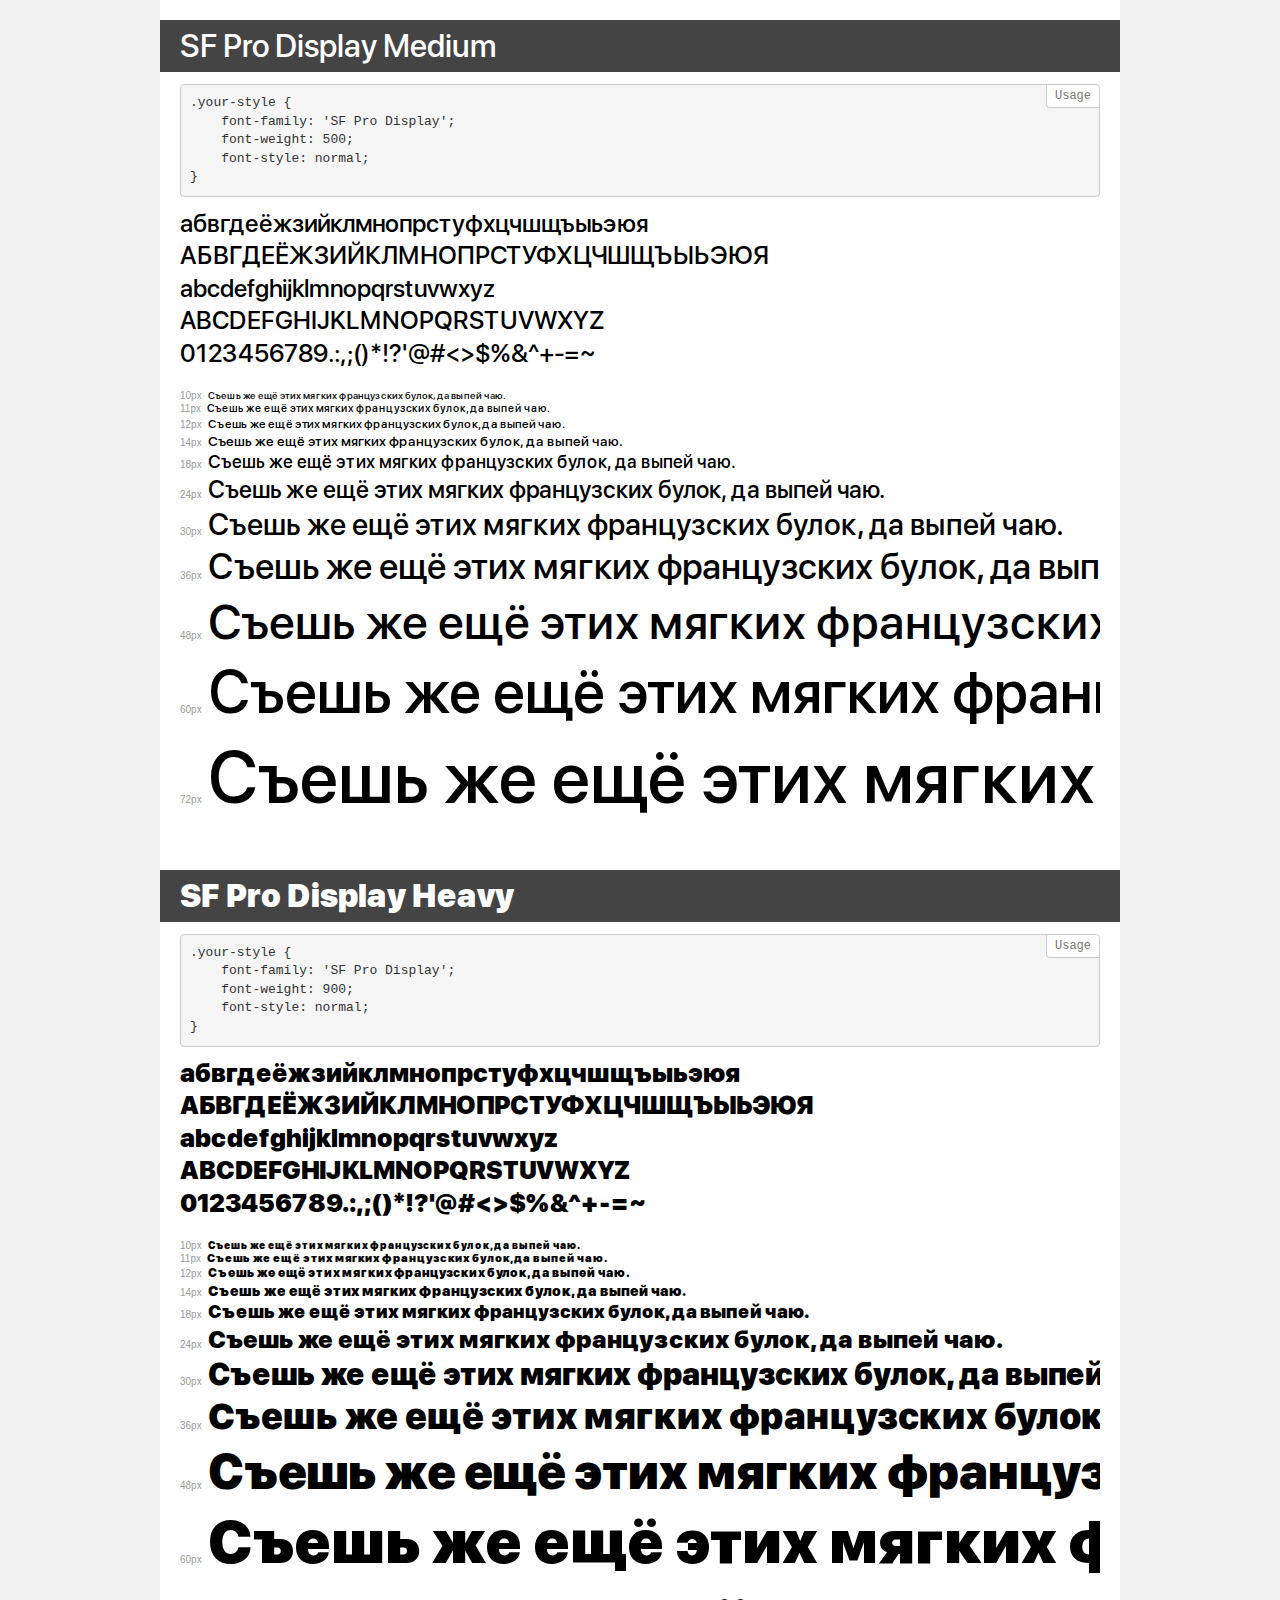
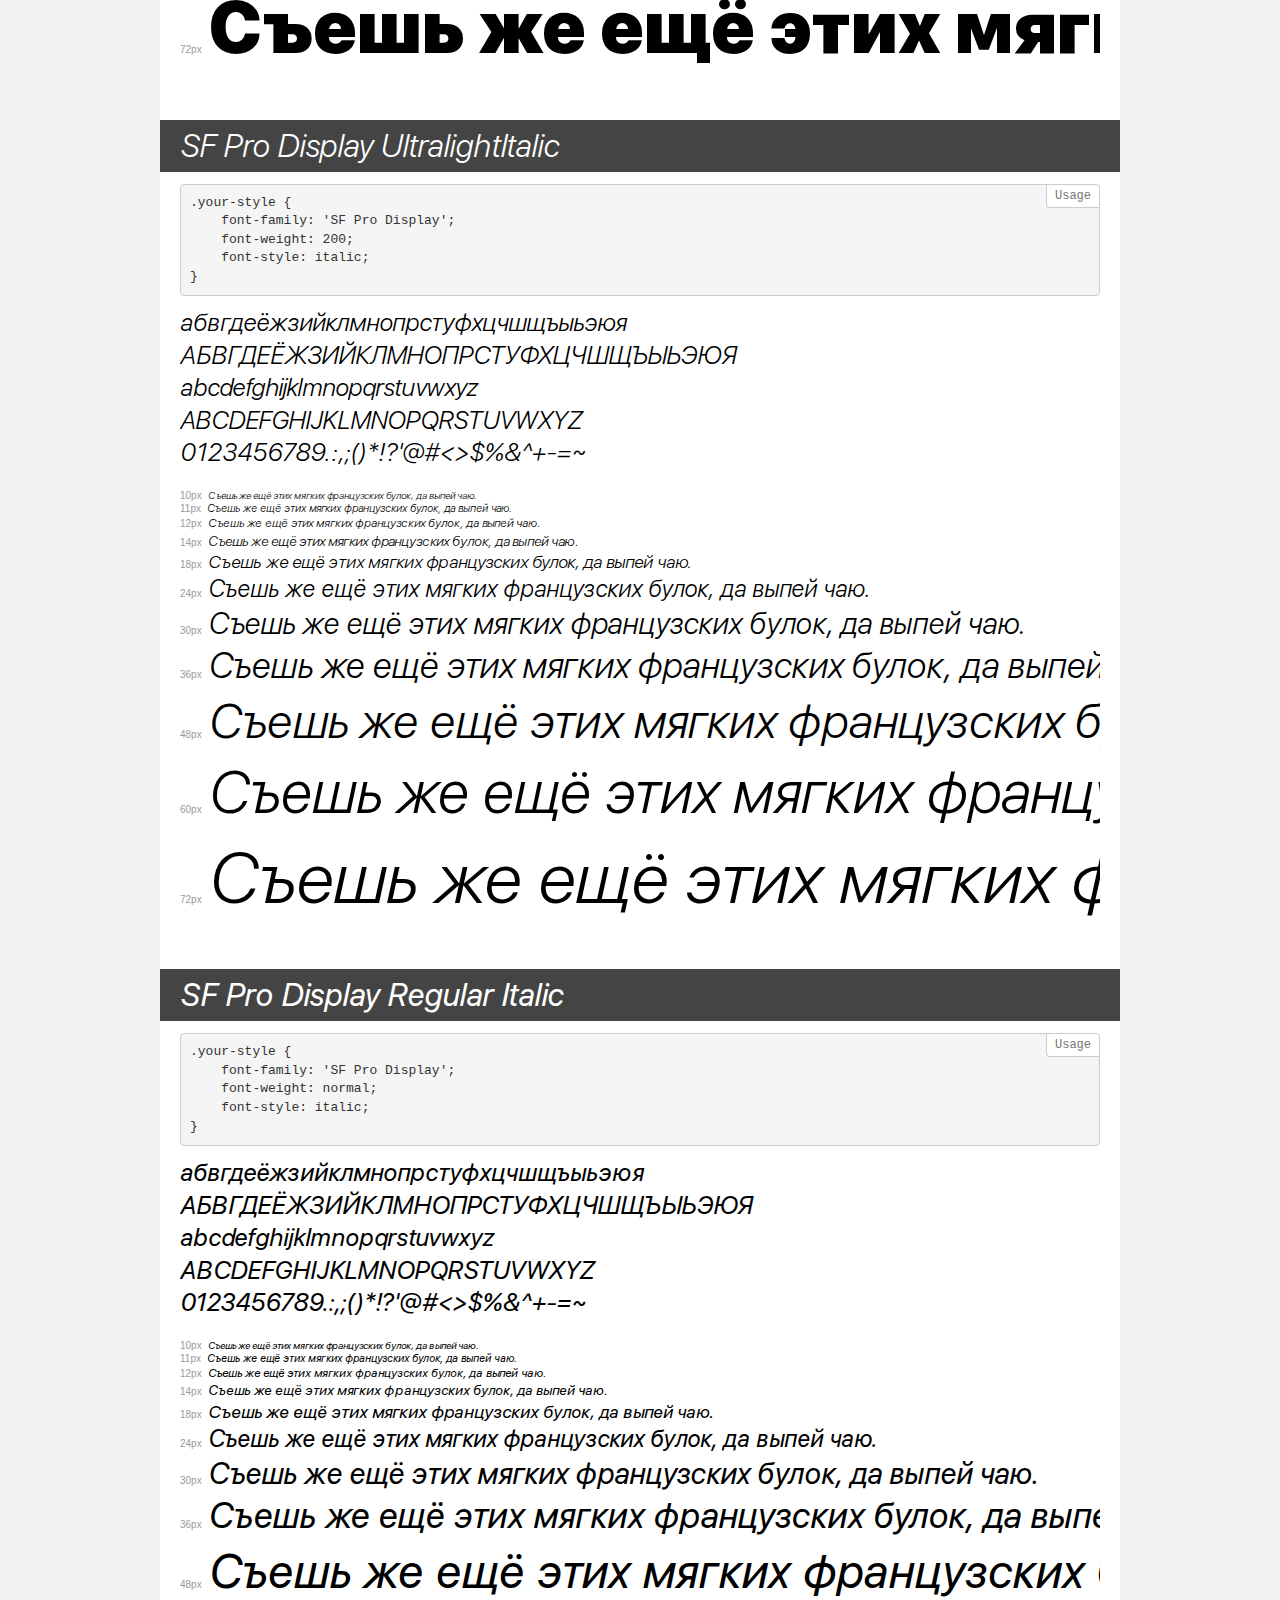
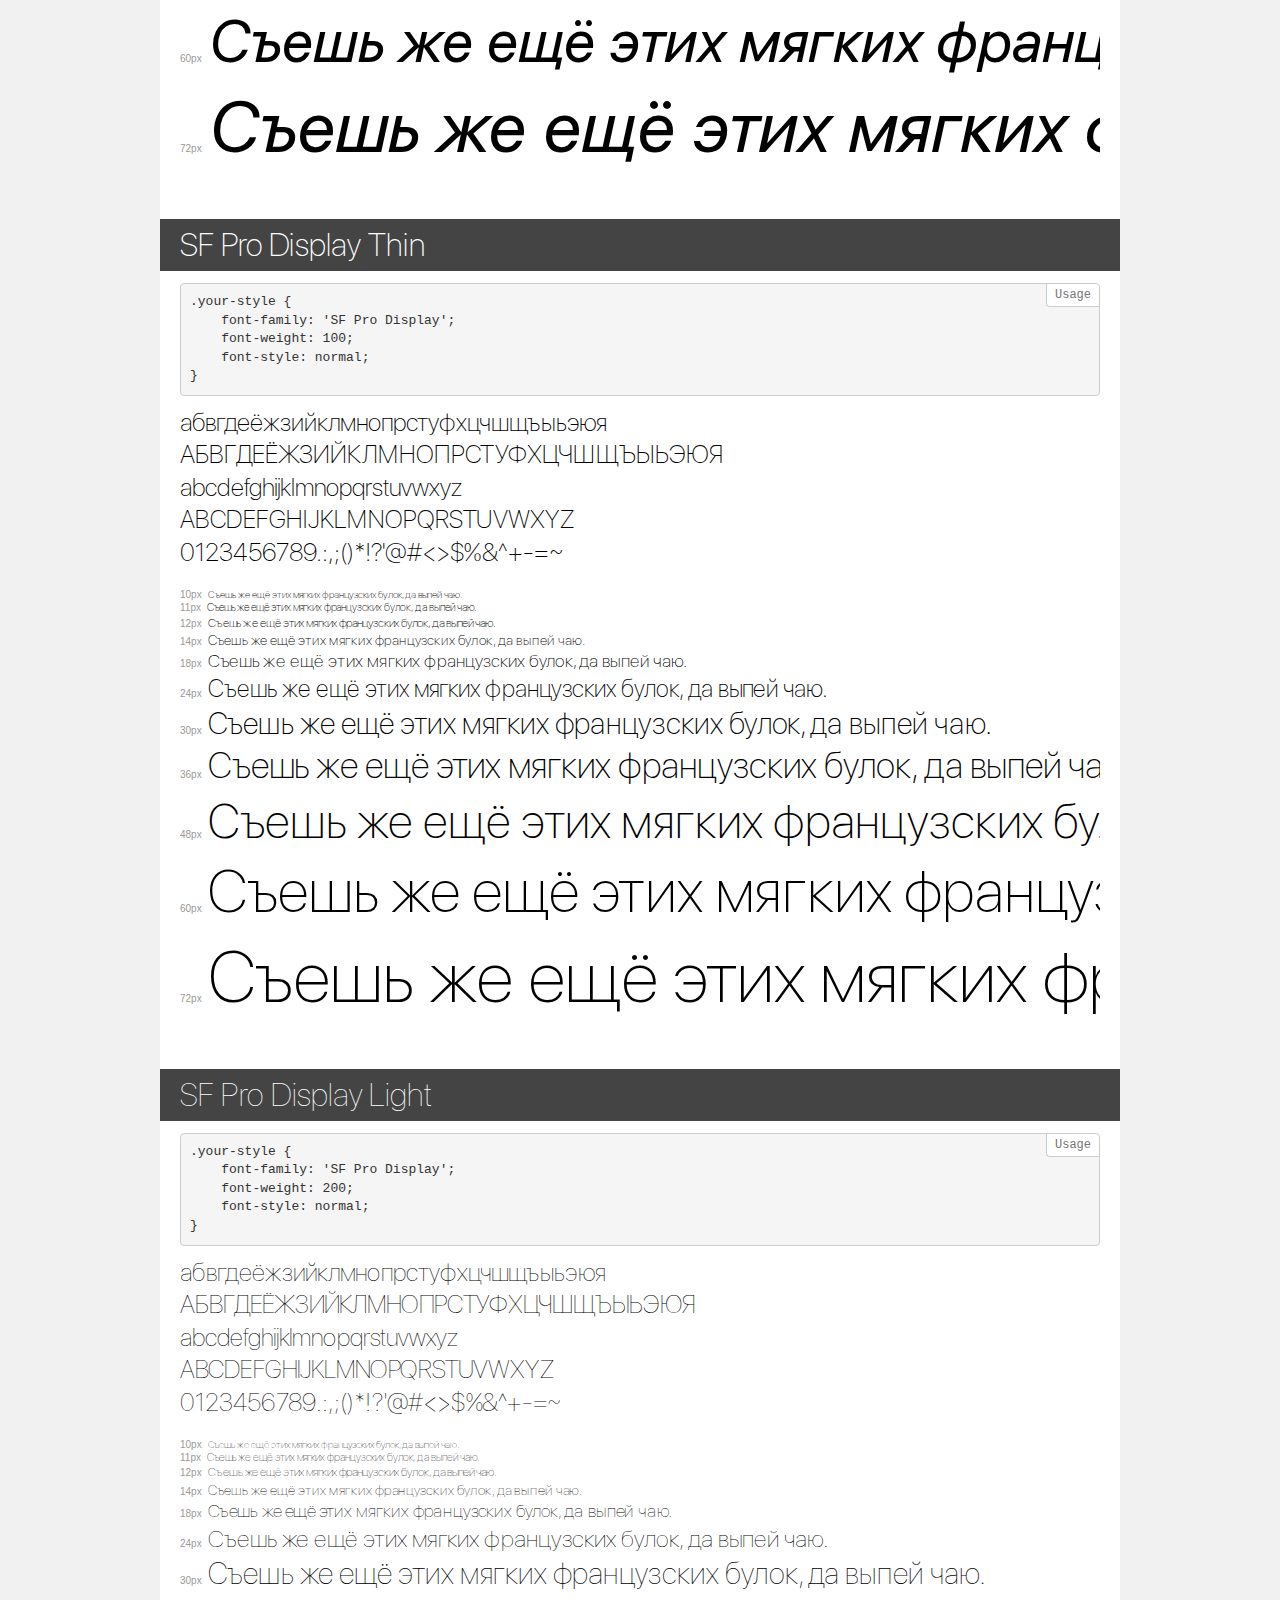
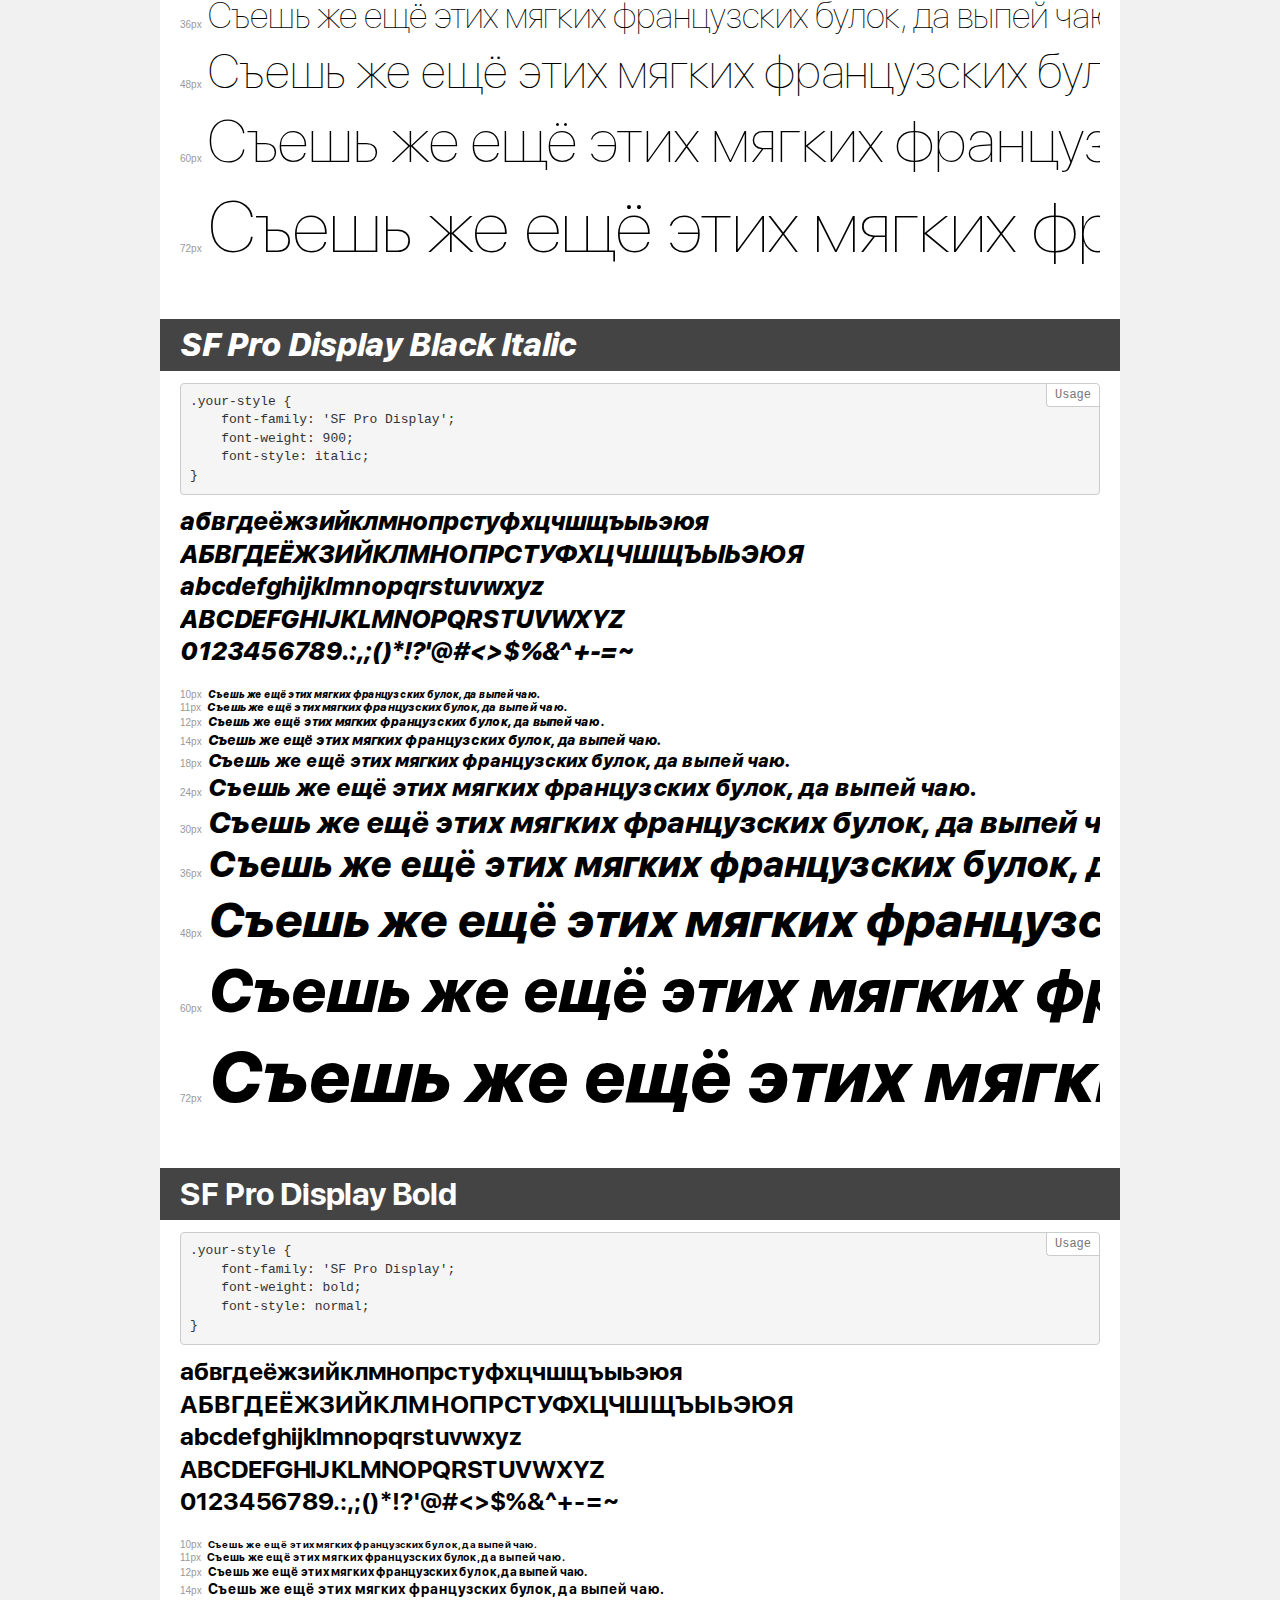
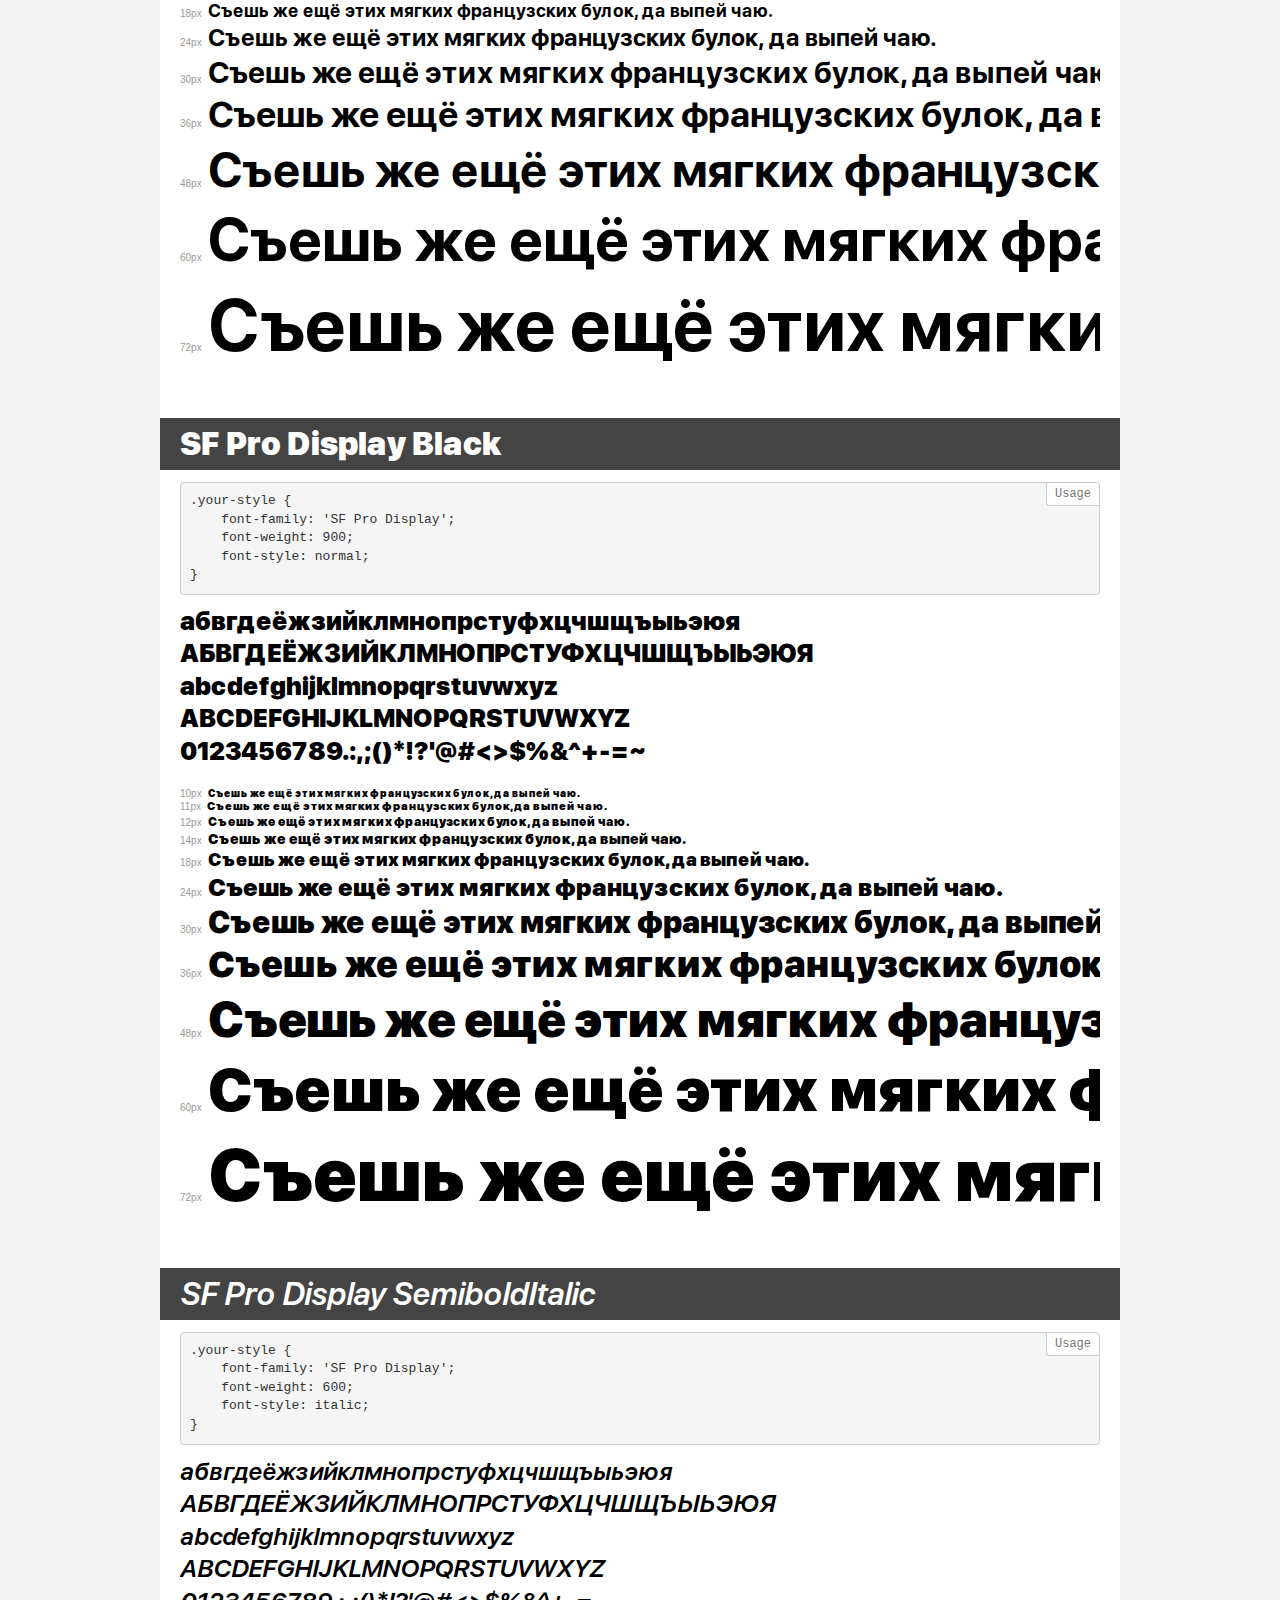
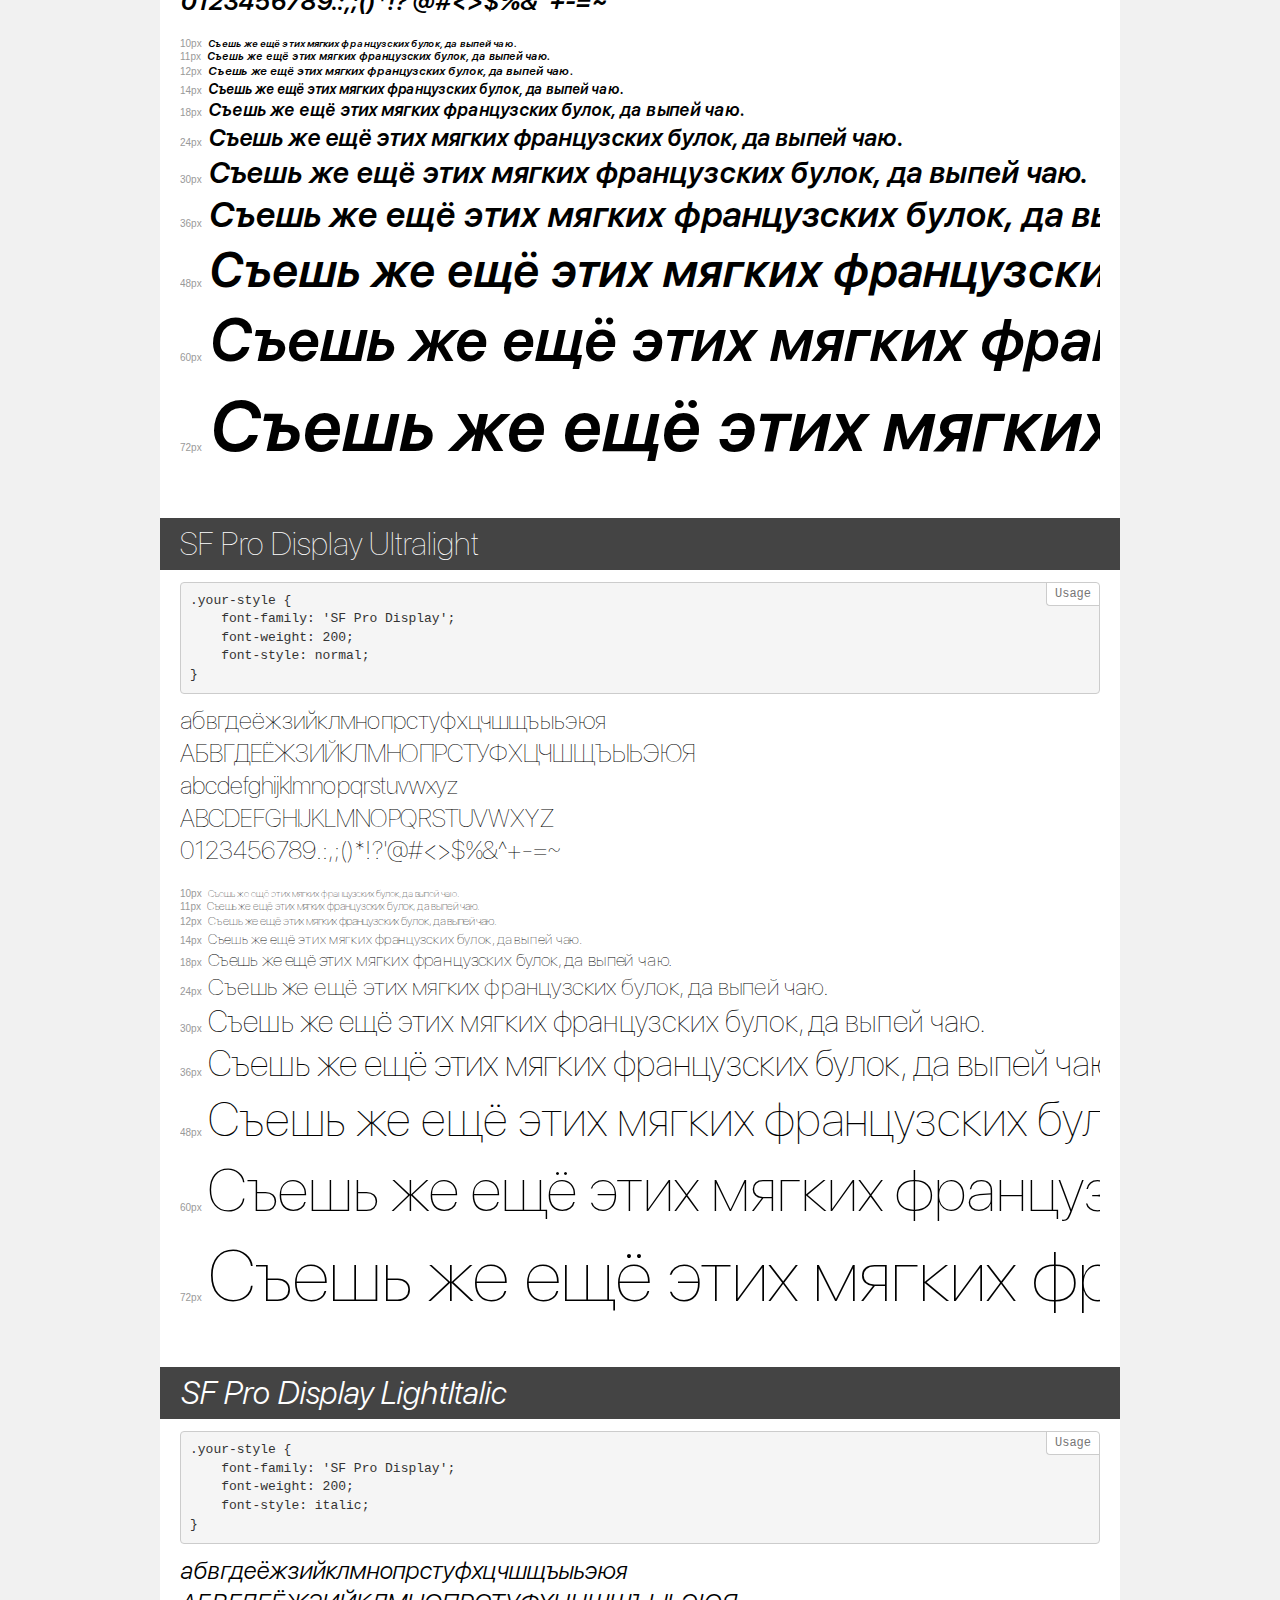
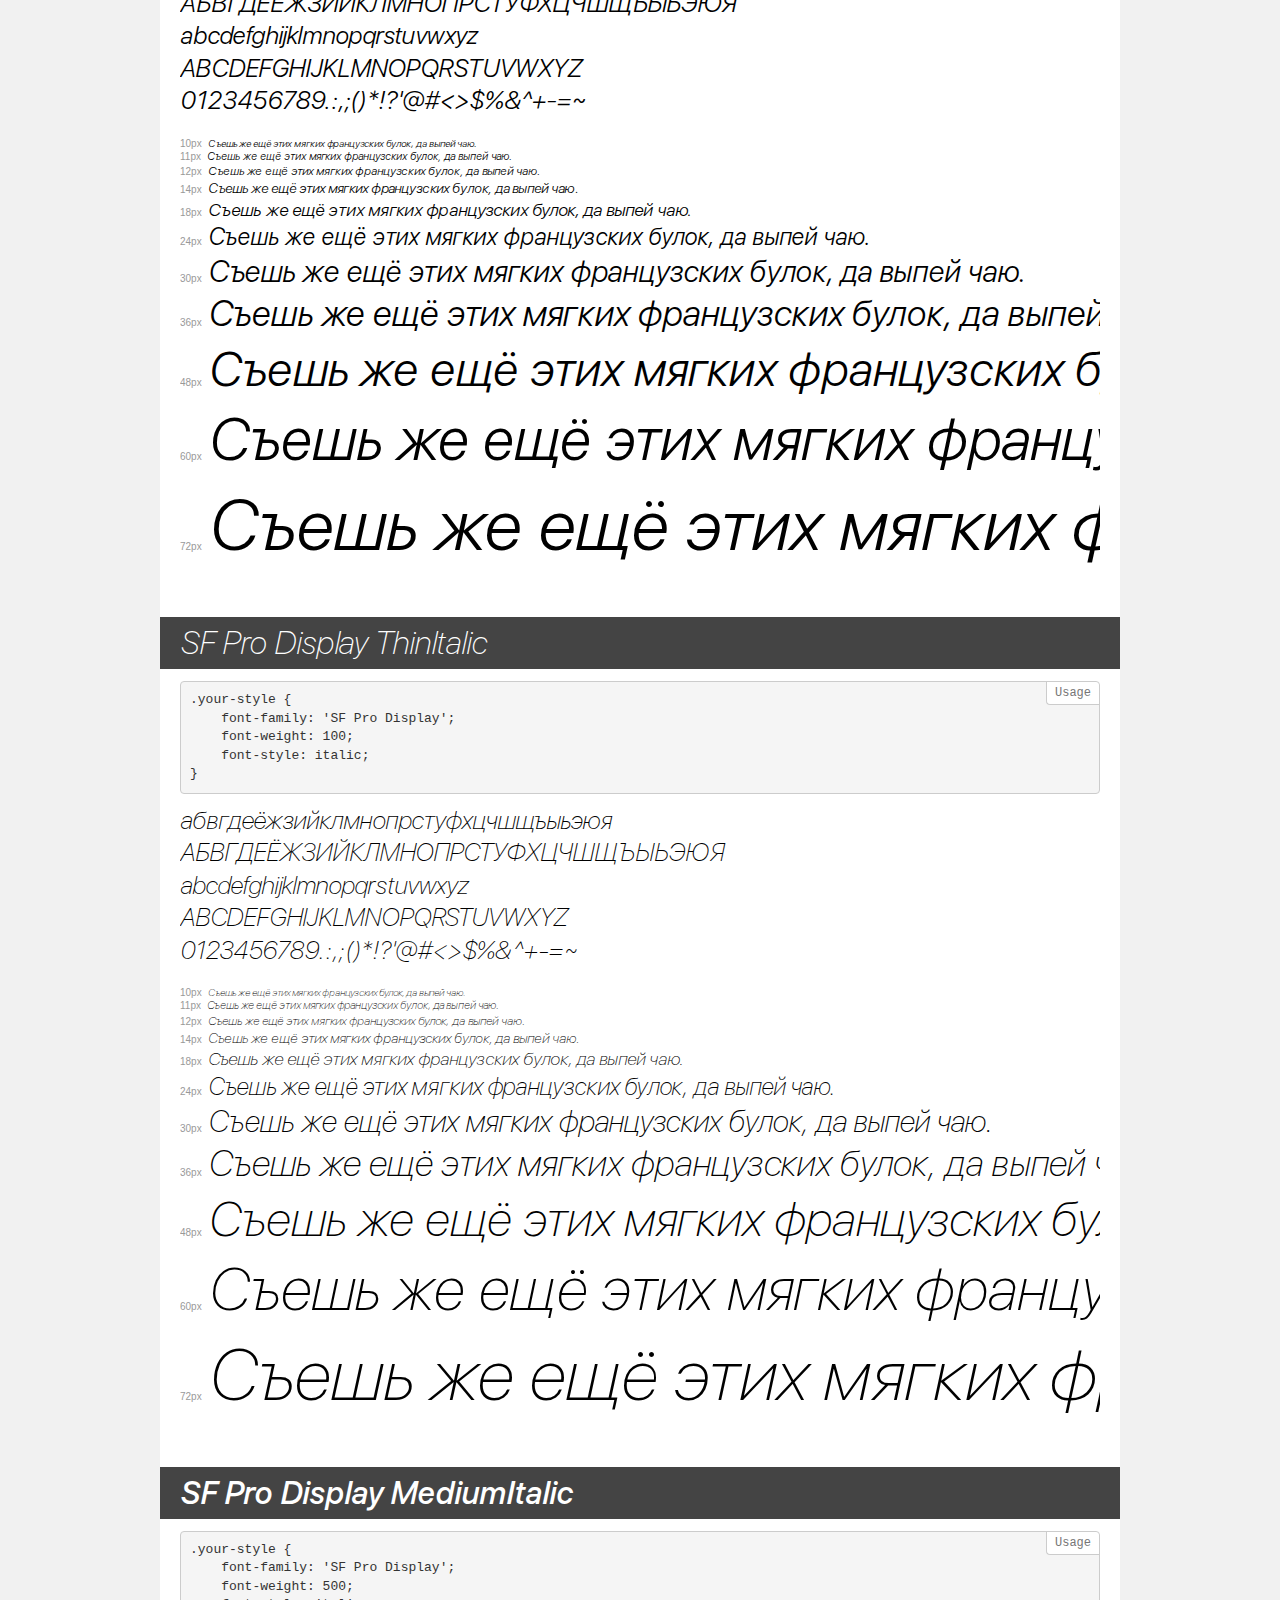
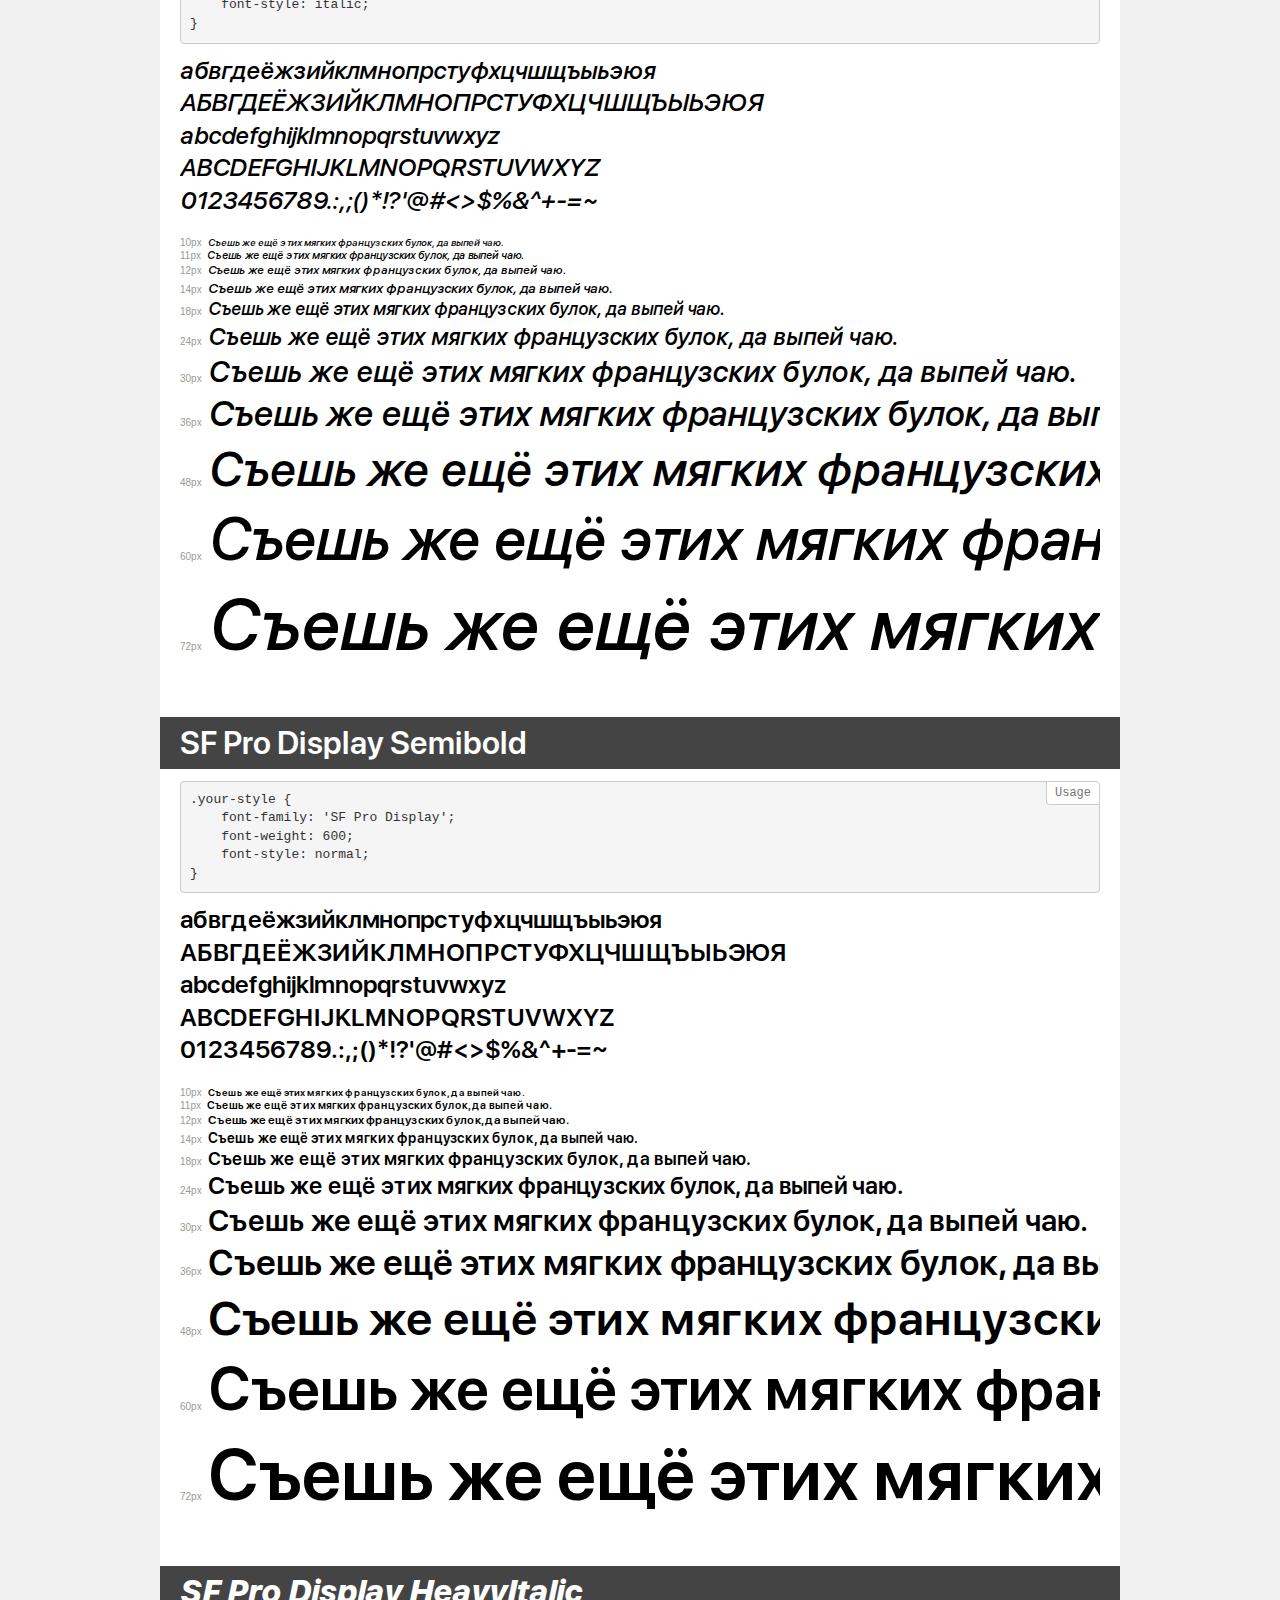
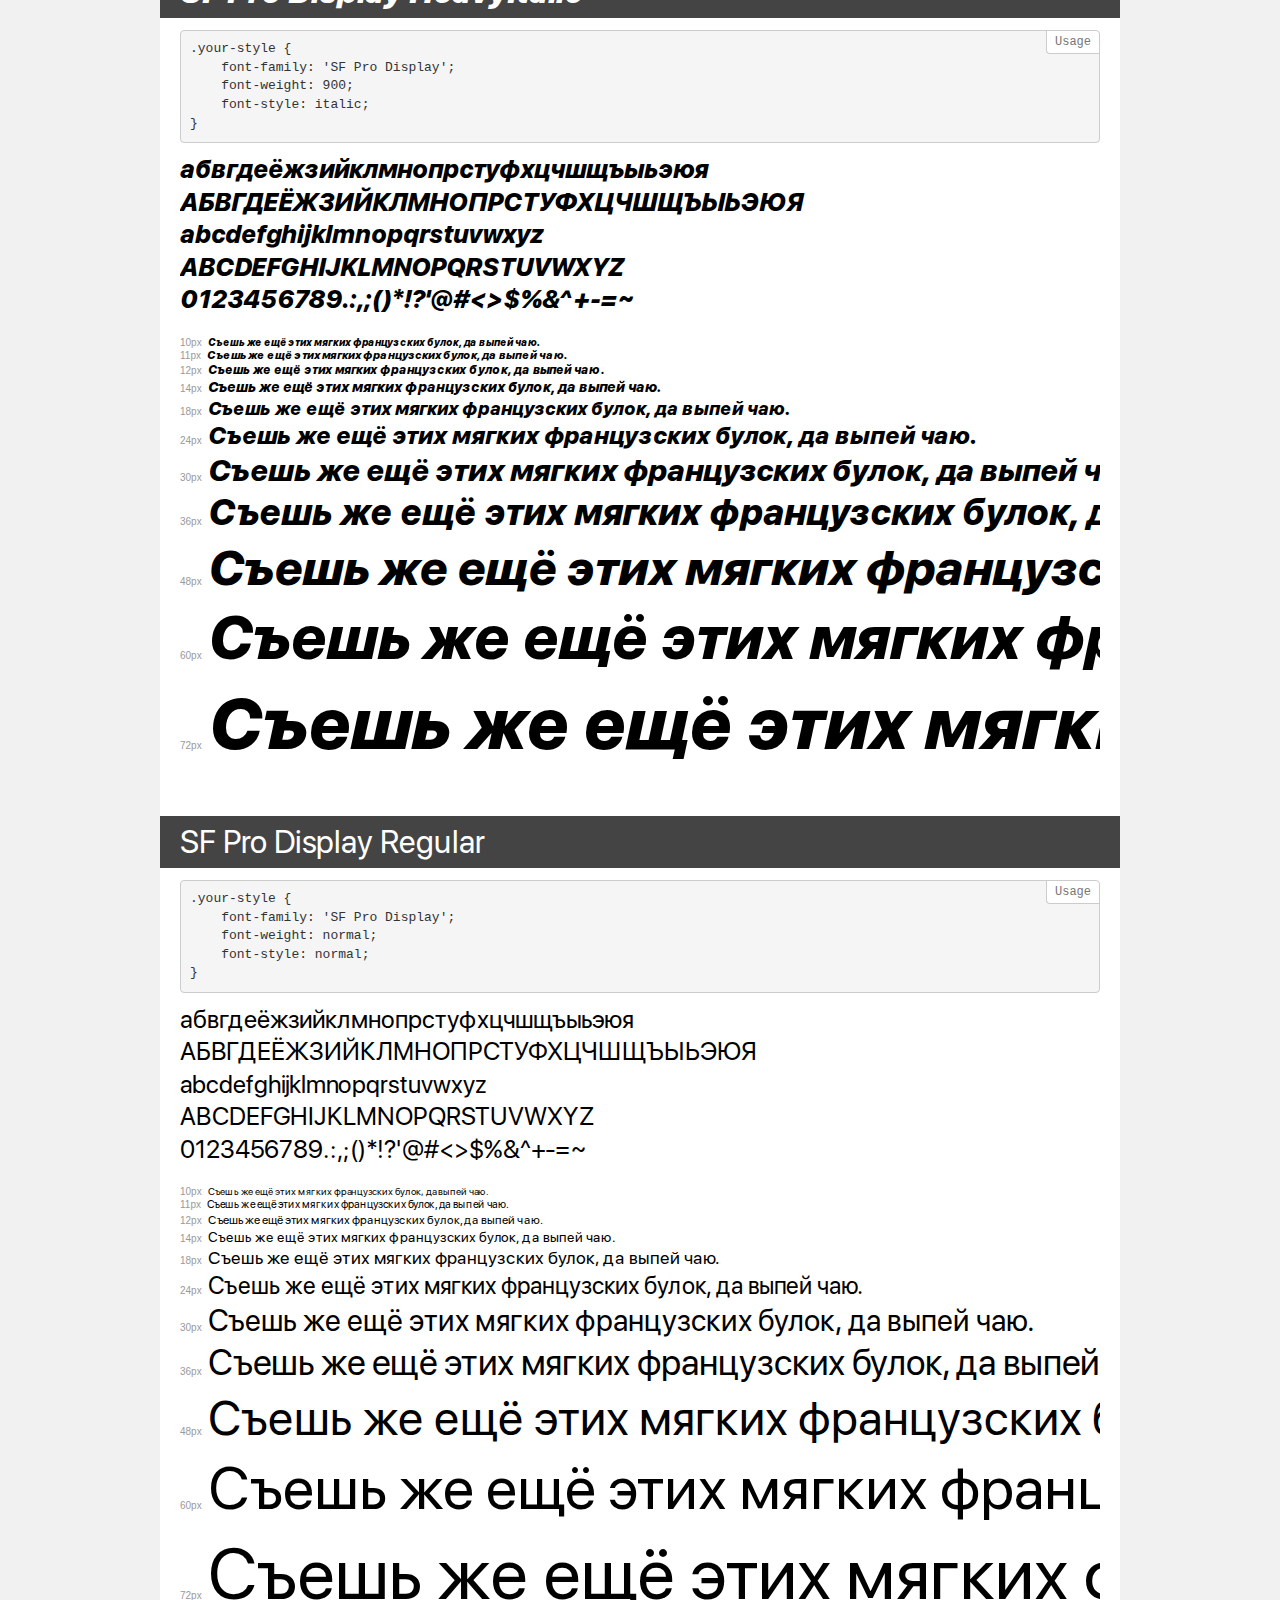
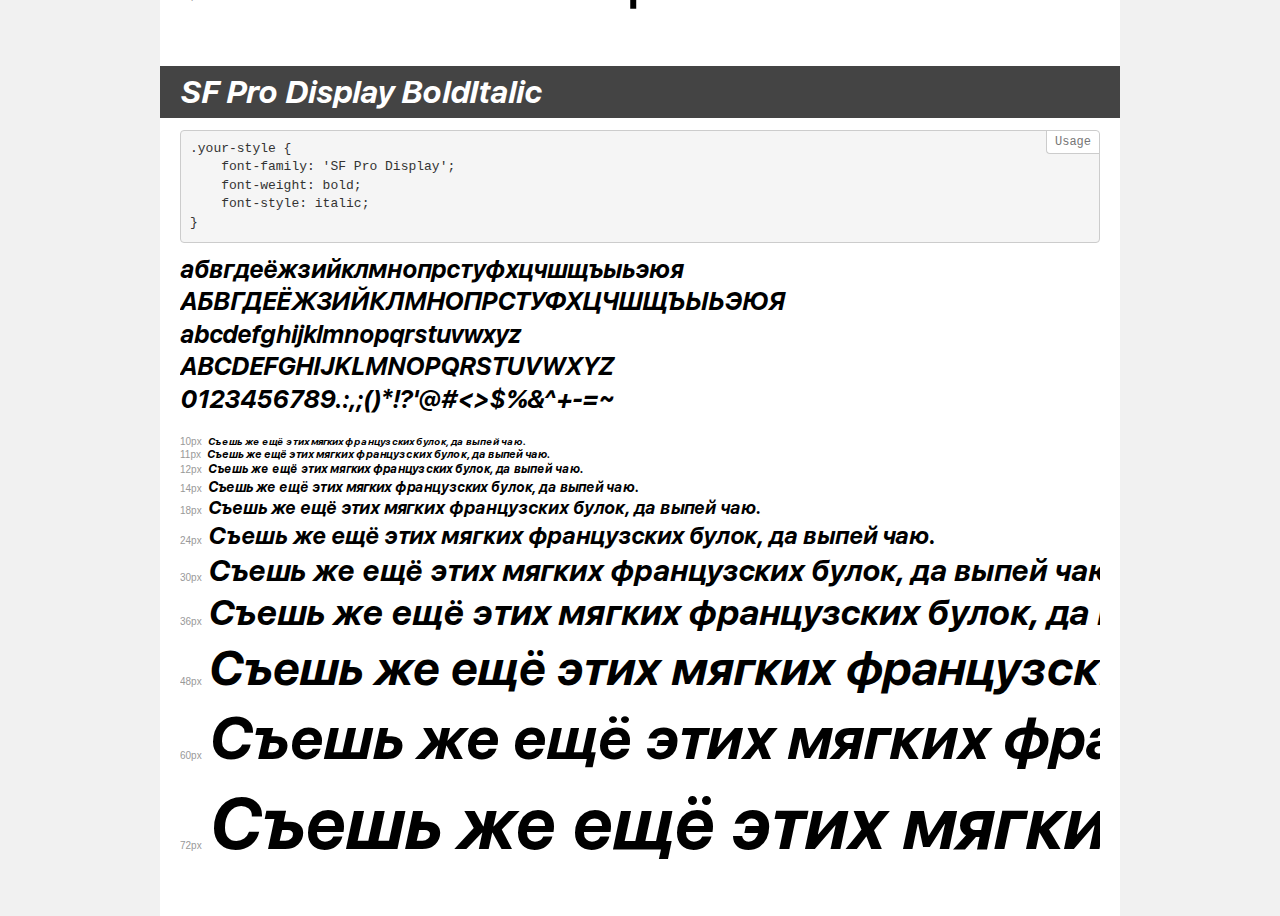
<file: smart/main/static/main/fonts/Example/demo.html>
<!DOCTYPE html>
<html>
<head>
    <meta charset="utf-8">
    <meta http-equiv="X-UA-Compatible" content="IE=edge">
    <meta name="viewport" content="width=device-width, initial-scale=1">
    <meta name="robots" content="noindex, noarchive">
    <meta name="format-detection" content="telephone=no">
    <title>Transfonter demo</title>
    <link href="stylesheet.css" rel="stylesheet">
    <style>
        /*
        http://meyerweb.com/eric/tools/css/reset/
        v2.0 | 20110126
        License: none (public domain)
        */
        html, body, div, span, applet, object, iframe,
        h1, h2, h3, h4, h5, h6, p, blockquote, pre,
        a, abbr, acronym, address, big, cite, code,
        del, dfn, em, img, ins, kbd, q, s, samp,
        small, strike, strong, sub, sup, tt, var,
        b, u, i, center,
        dl, dt, dd, ol, ul, li,
        fieldset, form, label, legend,
        table, caption, tbody, tfoot, thead, tr, th, td,
        article, aside, canvas, details, embed,
        figure, figcaption, footer, header, hgroup,
        menu, nav, output, ruby, section, summary,
        time, mark, audio, video {
            margin: 0;
            padding: 0;
            border: 0;
            font-size: 100%;
            font: inherit;
            vertical-align: baseline;
        }
        /* HTML5 display-role reset for older browsers */
        article, aside, details, figcaption, figure,
        footer, header, hgroup, menu, nav, section {
            display: block;
        }
        body {
            line-height: 1;
        }
        ol, ul {
            list-style: none;
        }
        blockquote, q {
            quotes: none;
        }
        blockquote:before, blockquote:after,
        q:before, q:after {
            content: '';
            content: none;
        }
        table {
            border-collapse: collapse;
            border-spacing: 0;
        }
        /* common styles */
        body {
            background: #f1f1f1;
            color: #000;
        }
        .page {
            background: #fff;
            width: 920px;
            margin: 0 auto;
            padding: 20px 20px 0 20px;
            overflow: hidden;
        }
        .font-container {
            overflow-x: auto;
            overflow-y: hidden;
            margin-bottom: 40px;
            line-height: 1.3;
            white-space: nowrap;
            padding-bottom: 5px;
        }
        h1 {
            position: relative;
            background: #444;
            font-size: 32px;
            color: #fff;
            padding: 10px 20px;
            margin: 0 -20px 12px -20px;
        }
        .letters {
            font-size: 25px;
            margin-bottom: 20px;
        }
        .s10:before {
            content: '10px';
        }
        .s11:before {
            content: '11px';
        }
        .s12:before {
            content: '12px';
        }
        .s14:before {
            content: '14px';
        }
        .s18:before {
            content: '18px';
        }
        .s24:before {
            content: '24px';
        }
        .s30:before {
            content: '30px';
        }
        .s36:before {
            content: '36px';
        }
        .s48:before {
            content: '48px';
        }
        .s60:before {
            content: '60px';
        }
        .s72:before {
            content: '72px';
        }
        .s10:before, .s11:before, .s12:before, .s14:before,
        .s18:before, .s24:before, .s30:before, .s36:before,
        .s48:before, .s60:before, .s72:before {
            font-family: Arial, sans-serif;
            font-size: 10px;
            font-weight: normal;
            font-style: normal;
            color: #999;
            padding-right: 6px;
        }
        pre {
            display: block;
            position: relative;
            padding: 9px;
            margin: 0 0 10px;
            font-family: Monaco, Menlo, Consolas, "Courier New", monospace !important;
            font-size: 13px;
            line-height: 1.428571429;
            color: #333;
            font-weight: normal !important;
            font-style: normal !important;
            background-color: #f5f5f5;
            border: 1px solid #ccc;
            overflow-x: auto;
            border-radius: 4px;
        }
        pre:after {
            display: block;
            position: absolute;
            right: 0;
            top: 0;
            content: 'Usage';
            line-height: 1;
            padding: 5px 8px;
            font-size: 12px;
            color: #767676;
            background-color: #fff;
            border: 1px solid #ccc;
            border-right: none;
            border-top: none;
            border-radius: 0 4px 0 4px;
            z-index: 10;
        }
        /* responsive */
        @media (max-width: 959px) {
            .page {
                width: auto;
                margin: 0;
            }
        }
    </style>
</head>
<body>
<div class="page">
    <div class="demo" style="font-family: 'SF Pro Display'; font-weight: 500; font-style: normal;">
        <h1>SF Pro Display Medium</h1>
        <pre>.your-style {
    font-family: 'SF Pro Display';
    font-weight: 500;
    font-style: normal;
}</pre>
        <div class="font-container">
            <p class="letters">
                абвгдеёжзийклмнопрстуфхцчшщъыьэюя<br>
АБВГДЕЁЖЗИЙКЛМНОПРСТУФХЦЧШЩЪЫЬЭЮЯ<br>
abcdefghijklmnopqrstuvwxyz<br>
ABCDEFGHIJKLMNOPQRSTUVWXYZ<br>
                0123456789.:,;()*!?'@#<>$%&^+-=~
            </p>
            <p class="s10" style="font-size: 10px;">Съешь же ещё этих мягких французских булок, да выпей чаю.</p>
            <p class="s11" style="font-size: 11px;">Съешь же ещё этих мягких французских булок, да выпей чаю.</p>
            <p class="s12" style="font-size: 12px;">Съешь же ещё этих мягких французских булок, да выпей чаю.</p>
            <p class="s14" style="font-size: 14px;">Съешь же ещё этих мягких французских булок, да выпей чаю.</p>
            <p class="s18" style="font-size: 18px;">Съешь же ещё этих мягких французских булок, да выпей чаю.</p>
            <p class="s24" style="font-size: 24px;">Съешь же ещё этих мягких французских булок, да выпей чаю.</p>
            <p class="s30" style="font-size: 30px;">Съешь же ещё этих мягких французских булок, да выпей чаю.</p>
            <p class="s36" style="font-size: 36px;">Съешь же ещё этих мягких французских булок, да выпей чаю.</p>
            <p class="s48" style="font-size: 48px;">Съешь же ещё этих мягких французских булок, да выпей чаю.</p>
            <p class="s60" style="font-size: 60px;">Съешь же ещё этих мягких французских булок, да выпей чаю.</p>
            <p class="s72" style="font-size: 72px;">Съешь же ещё этих мягких французских булок, да выпей чаю.</p>
        </div>
    </div>
    <div class="demo" style="font-family: 'SF Pro Display'; font-weight: 900; font-style: normal;">
        <h1>SF Pro Display Heavy</h1>
        <pre>.your-style {
    font-family: 'SF Pro Display';
    font-weight: 900;
    font-style: normal;
}</pre>
        <div class="font-container">
            <p class="letters">
                абвгдеёжзийклмнопрстуфхцчшщъыьэюя<br>
АБВГДЕЁЖЗИЙКЛМНОПРСТУФХЦЧШЩЪЫЬЭЮЯ<br>
abcdefghijklmnopqrstuvwxyz<br>
ABCDEFGHIJKLMNOPQRSTUVWXYZ<br>
                0123456789.:,;()*!?'@#<>$%&^+-=~
            </p>
            <p class="s10" style="font-size: 10px;">Съешь же ещё этих мягких французских булок, да выпей чаю.</p>
            <p class="s11" style="font-size: 11px;">Съешь же ещё этих мягких французских булок, да выпей чаю.</p>
            <p class="s12" style="font-size: 12px;">Съешь же ещё этих мягких французских булок, да выпей чаю.</p>
            <p class="s14" style="font-size: 14px;">Съешь же ещё этих мягких французских булок, да выпей чаю.</p>
            <p class="s18" style="font-size: 18px;">Съешь же ещё этих мягких французских булок, да выпей чаю.</p>
            <p class="s24" style="font-size: 24px;">Съешь же ещё этих мягких французских булок, да выпей чаю.</p>
            <p class="s30" style="font-size: 30px;">Съешь же ещё этих мягких французских булок, да выпей чаю.</p>
            <p class="s36" style="font-size: 36px;">Съешь же ещё этих мягких французских булок, да выпей чаю.</p>
            <p class="s48" style="font-size: 48px;">Съешь же ещё этих мягких французских булок, да выпей чаю.</p>
            <p class="s60" style="font-size: 60px;">Съешь же ещё этих мягких французских булок, да выпей чаю.</p>
            <p class="s72" style="font-size: 72px;">Съешь же ещё этих мягких французских булок, да выпей чаю.</p>
        </div>
    </div>
    <div class="demo" style="font-family: 'SF Pro Display'; font-weight: 200; font-style: italic;">
        <h1>SF Pro Display UltralightItalic</h1>
        <pre>.your-style {
    font-family: 'SF Pro Display';
    font-weight: 200;
    font-style: italic;
}</pre>
        <div class="font-container">
            <p class="letters">
                абвгдеёжзийклмнопрстуфхцчшщъыьэюя<br>
АБВГДЕЁЖЗИЙКЛМНОПРСТУФХЦЧШЩЪЫЬЭЮЯ<br>
abcdefghijklmnopqrstuvwxyz<br>
ABCDEFGHIJKLMNOPQRSTUVWXYZ<br>
                0123456789.:,;()*!?'@#<>$%&^+-=~
            </p>
            <p class="s10" style="font-size: 10px;">Съешь же ещё этих мягких французских булок, да выпей чаю.</p>
            <p class="s11" style="font-size: 11px;">Съешь же ещё этих мягких французских булок, да выпей чаю.</p>
            <p class="s12" style="font-size: 12px;">Съешь же ещё этих мягких французских булок, да выпей чаю.</p>
            <p class="s14" style="font-size: 14px;">Съешь же ещё этих мягких французских булок, да выпей чаю.</p>
            <p class="s18" style="font-size: 18px;">Съешь же ещё этих мягких французских булок, да выпей чаю.</p>
            <p class="s24" style="font-size: 24px;">Съешь же ещё этих мягких французских булок, да выпей чаю.</p>
            <p class="s30" style="font-size: 30px;">Съешь же ещё этих мягких французских булок, да выпей чаю.</p>
            <p class="s36" style="font-size: 36px;">Съешь же ещё этих мягких французских булок, да выпей чаю.</p>
            <p class="s48" style="font-size: 48px;">Съешь же ещё этих мягких французских булок, да выпей чаю.</p>
            <p class="s60" style="font-size: 60px;">Съешь же ещё этих мягких французских булок, да выпей чаю.</p>
            <p class="s72" style="font-size: 72px;">Съешь же ещё этих мягких французских булок, да выпей чаю.</p>
        </div>
    </div>
    <div class="demo" style="font-family: 'SF Pro Display'; font-weight: normal; font-style: italic;">
        <h1>SF Pro Display Regular Italic</h1>
        <pre>.your-style {
    font-family: 'SF Pro Display';
    font-weight: normal;
    font-style: italic;
}</pre>
        <div class="font-container">
            <p class="letters">
                абвгдеёжзийклмнопрстуфхцчшщъыьэюя<br>
АБВГДЕЁЖЗИЙКЛМНОПРСТУФХЦЧШЩЪЫЬЭЮЯ<br>
abcdefghijklmnopqrstuvwxyz<br>
ABCDEFGHIJKLMNOPQRSTUVWXYZ<br>
                0123456789.:,;()*!?'@#<>$%&^+-=~
            </p>
            <p class="s10" style="font-size: 10px;">Съешь же ещё этих мягких французских булок, да выпей чаю.</p>
            <p class="s11" style="font-size: 11px;">Съешь же ещё этих мягких французских булок, да выпей чаю.</p>
            <p class="s12" style="font-size: 12px;">Съешь же ещё этих мягких французских булок, да выпей чаю.</p>
            <p class="s14" style="font-size: 14px;">Съешь же ещё этих мягких французских булок, да выпей чаю.</p>
            <p class="s18" style="font-size: 18px;">Съешь же ещё этих мягких французских булок, да выпей чаю.</p>
            <p class="s24" style="font-size: 24px;">Съешь же ещё этих мягких французских булок, да выпей чаю.</p>
            <p class="s30" style="font-size: 30px;">Съешь же ещё этих мягких французских булок, да выпей чаю.</p>
            <p class="s36" style="font-size: 36px;">Съешь же ещё этих мягких французских булок, да выпей чаю.</p>
            <p class="s48" style="font-size: 48px;">Съешь же ещё этих мягких французских булок, да выпей чаю.</p>
            <p class="s60" style="font-size: 60px;">Съешь же ещё этих мягких французских булок, да выпей чаю.</p>
            <p class="s72" style="font-size: 72px;">Съешь же ещё этих мягких французских булок, да выпей чаю.</p>
        </div>
    </div>
    <div class="demo" style="font-family: 'SF Pro Display'; font-weight: 100; font-style: normal;">
        <h1>SF Pro Display Thin</h1>
        <pre>.your-style {
    font-family: 'SF Pro Display';
    font-weight: 100;
    font-style: normal;
}</pre>
        <div class="font-container">
            <p class="letters">
                абвгдеёжзийклмнопрстуфхцчшщъыьэюя<br>
АБВГДЕЁЖЗИЙКЛМНОПРСТУФХЦЧШЩЪЫЬЭЮЯ<br>
abcdefghijklmnopqrstuvwxyz<br>
ABCDEFGHIJKLMNOPQRSTUVWXYZ<br>
                0123456789.:,;()*!?'@#<>$%&^+-=~
            </p>
            <p class="s10" style="font-size: 10px;">Съешь же ещё этих мягких французских булок, да выпей чаю.</p>
            <p class="s11" style="font-size: 11px;">Съешь же ещё этих мягких французских булок, да выпей чаю.</p>
            <p class="s12" style="font-size: 12px;">Съешь же ещё этих мягких французских булок, да выпей чаю.</p>
            <p class="s14" style="font-size: 14px;">Съешь же ещё этих мягких французских булок, да выпей чаю.</p>
            <p class="s18" style="font-size: 18px;">Съешь же ещё этих мягких французских булок, да выпей чаю.</p>
            <p class="s24" style="font-size: 24px;">Съешь же ещё этих мягких французских булок, да выпей чаю.</p>
            <p class="s30" style="font-size: 30px;">Съешь же ещё этих мягких французских булок, да выпей чаю.</p>
            <p class="s36" style="font-size: 36px;">Съешь же ещё этих мягких французских булок, да выпей чаю.</p>
            <p class="s48" style="font-size: 48px;">Съешь же ещё этих мягких французских булок, да выпей чаю.</p>
            <p class="s60" style="font-size: 60px;">Съешь же ещё этих мягких французских булок, да выпей чаю.</p>
            <p class="s72" style="font-size: 72px;">Съешь же ещё этих мягких французских булок, да выпей чаю.</p>
        </div>
    </div>
    <div class="demo" style="font-family: 'SF Pro Display'; font-weight: 200; font-style: normal;">
        <h1>SF Pro Display Light</h1>
        <pre>.your-style {
    font-family: 'SF Pro Display';
    font-weight: 200;
    font-style: normal;
}</pre>
        <div class="font-container">
            <p class="letters">
                абвгдеёжзийклмнопрстуфхцчшщъыьэюя<br>
АБВГДЕЁЖЗИЙКЛМНОПРСТУФХЦЧШЩЪЫЬЭЮЯ<br>
abcdefghijklmnopqrstuvwxyz<br>
ABCDEFGHIJKLMNOPQRSTUVWXYZ<br>
                0123456789.:,;()*!?'@#<>$%&^+-=~
            </p>
            <p class="s10" style="font-size: 10px;">Съешь же ещё этих мягких французских булок, да выпей чаю.</p>
            <p class="s11" style="font-size: 11px;">Съешь же ещё этих мягких французских булок, да выпей чаю.</p>
            <p class="s12" style="font-size: 12px;">Съешь же ещё этих мягких французских булок, да выпей чаю.</p>
            <p class="s14" style="font-size: 14px;">Съешь же ещё этих мягких французских булок, да выпей чаю.</p>
            <p class="s18" style="font-size: 18px;">Съешь же ещё этих мягких французских булок, да выпей чаю.</p>
            <p class="s24" style="font-size: 24px;">Съешь же ещё этих мягких французских булок, да выпей чаю.</p>
            <p class="s30" style="font-size: 30px;">Съешь же ещё этих мягких французских булок, да выпей чаю.</p>
            <p class="s36" style="font-size: 36px;">Съешь же ещё этих мягких французских булок, да выпей чаю.</p>
            <p class="s48" style="font-size: 48px;">Съешь же ещё этих мягких французских булок, да выпей чаю.</p>
            <p class="s60" style="font-size: 60px;">Съешь же ещё этих мягких французских булок, да выпей чаю.</p>
            <p class="s72" style="font-size: 72px;">Съешь же ещё этих мягких французских булок, да выпей чаю.</p>
        </div>
    </div>
    <div class="demo" style="font-family: 'SF Pro Display'; font-weight: 900; font-style: italic;">
        <h1>SF Pro Display Black Italic</h1>
        <pre>.your-style {
    font-family: 'SF Pro Display';
    font-weight: 900;
    font-style: italic;
}</pre>
        <div class="font-container">
            <p class="letters">
                абвгдеёжзийклмнопрстуфхцчшщъыьэюя<br>
АБВГДЕЁЖЗИЙКЛМНОПРСТУФХЦЧШЩЪЫЬЭЮЯ<br>
abcdefghijklmnopqrstuvwxyz<br>
ABCDEFGHIJKLMNOPQRSTUVWXYZ<br>
                0123456789.:,;()*!?'@#<>$%&^+-=~
            </p>
            <p class="s10" style="font-size: 10px;">Съешь же ещё этих мягких французских булок, да выпей чаю.</p>
            <p class="s11" style="font-size: 11px;">Съешь же ещё этих мягких французских булок, да выпей чаю.</p>
            <p class="s12" style="font-size: 12px;">Съешь же ещё этих мягких французских булок, да выпей чаю.</p>
            <p class="s14" style="font-size: 14px;">Съешь же ещё этих мягких французских булок, да выпей чаю.</p>
            <p class="s18" style="font-size: 18px;">Съешь же ещё этих мягких французских булок, да выпей чаю.</p>
            <p class="s24" style="font-size: 24px;">Съешь же ещё этих мягких французских булок, да выпей чаю.</p>
            <p class="s30" style="font-size: 30px;">Съешь же ещё этих мягких французских булок, да выпей чаю.</p>
            <p class="s36" style="font-size: 36px;">Съешь же ещё этих мягких французских булок, да выпей чаю.</p>
            <p class="s48" style="font-size: 48px;">Съешь же ещё этих мягких французских булок, да выпей чаю.</p>
            <p class="s60" style="font-size: 60px;">Съешь же ещё этих мягких французских булок, да выпей чаю.</p>
            <p class="s72" style="font-size: 72px;">Съешь же ещё этих мягких французских булок, да выпей чаю.</p>
        </div>
    </div>
    <div class="demo" style="font-family: 'SF Pro Display'; font-weight: bold; font-style: normal;">
        <h1>SF Pro Display Bold</h1>
        <pre>.your-style {
    font-family: 'SF Pro Display';
    font-weight: bold;
    font-style: normal;
}</pre>
        <div class="font-container">
            <p class="letters">
                абвгдеёжзийклмнопрстуфхцчшщъыьэюя<br>
АБВГДЕЁЖЗИЙКЛМНОПРСТУФХЦЧШЩЪЫЬЭЮЯ<br>
abcdefghijklmnopqrstuvwxyz<br>
ABCDEFGHIJKLMNOPQRSTUVWXYZ<br>
                0123456789.:,;()*!?'@#<>$%&^+-=~
            </p>
            <p class="s10" style="font-size: 10px;">Съешь же ещё этих мягких французских булок, да выпей чаю.</p>
            <p class="s11" style="font-size: 11px;">Съешь же ещё этих мягких французских булок, да выпей чаю.</p>
            <p class="s12" style="font-size: 12px;">Съешь же ещё этих мягких французских булок, да выпей чаю.</p>
            <p class="s14" style="font-size: 14px;">Съешь же ещё этих мягких французских булок, да выпей чаю.</p>
            <p class="s18" style="font-size: 18px;">Съешь же ещё этих мягких французских булок, да выпей чаю.</p>
            <p class="s24" style="font-size: 24px;">Съешь же ещё этих мягких французских булок, да выпей чаю.</p>
            <p class="s30" style="font-size: 30px;">Съешь же ещё этих мягких французских булок, да выпей чаю.</p>
            <p class="s36" style="font-size: 36px;">Съешь же ещё этих мягких французских булок, да выпей чаю.</p>
            <p class="s48" style="font-size: 48px;">Съешь же ещё этих мягких французских булок, да выпей чаю.</p>
            <p class="s60" style="font-size: 60px;">Съешь же ещё этих мягких французских булок, да выпей чаю.</p>
            <p class="s72" style="font-size: 72px;">Съешь же ещё этих мягких французских булок, да выпей чаю.</p>
        </div>
    </div>
    <div class="demo" style="font-family: 'SF Pro Display'; font-weight: 900; font-style: normal;">
        <h1>SF Pro Display Black</h1>
        <pre>.your-style {
    font-family: 'SF Pro Display';
    font-weight: 900;
    font-style: normal;
}</pre>
        <div class="font-container">
            <p class="letters">
                абвгдеёжзийклмнопрстуфхцчшщъыьэюя<br>
АБВГДЕЁЖЗИЙКЛМНОПРСТУФХЦЧШЩЪЫЬЭЮЯ<br>
abcdefghijklmnopqrstuvwxyz<br>
ABCDEFGHIJKLMNOPQRSTUVWXYZ<br>
                0123456789.:,;()*!?'@#<>$%&^+-=~
            </p>
            <p class="s10" style="font-size: 10px;">Съешь же ещё этих мягких французских булок, да выпей чаю.</p>
            <p class="s11" style="font-size: 11px;">Съешь же ещё этих мягких французских булок, да выпей чаю.</p>
            <p class="s12" style="font-size: 12px;">Съешь же ещё этих мягких французских булок, да выпей чаю.</p>
            <p class="s14" style="font-size: 14px;">Съешь же ещё этих мягких французских булок, да выпей чаю.</p>
            <p class="s18" style="font-size: 18px;">Съешь же ещё этих мягких французских булок, да выпей чаю.</p>
            <p class="s24" style="font-size: 24px;">Съешь же ещё этих мягких французских булок, да выпей чаю.</p>
            <p class="s30" style="font-size: 30px;">Съешь же ещё этих мягких французских булок, да выпей чаю.</p>
            <p class="s36" style="font-size: 36px;">Съешь же ещё этих мягких французских булок, да выпей чаю.</p>
            <p class="s48" style="font-size: 48px;">Съешь же ещё этих мягких французских булок, да выпей чаю.</p>
            <p class="s60" style="font-size: 60px;">Съешь же ещё этих мягких французских булок, да выпей чаю.</p>
            <p class="s72" style="font-size: 72px;">Съешь же ещё этих мягких французских булок, да выпей чаю.</p>
        </div>
    </div>
    <div class="demo" style="font-family: 'SF Pro Display'; font-weight: 600; font-style: italic;">
        <h1>SF Pro Display SemiboldItalic</h1>
        <pre>.your-style {
    font-family: 'SF Pro Display';
    font-weight: 600;
    font-style: italic;
}</pre>
        <div class="font-container">
            <p class="letters">
                абвгдеёжзийклмнопрстуфхцчшщъыьэюя<br>
АБВГДЕЁЖЗИЙКЛМНОПРСТУФХЦЧШЩЪЫЬЭЮЯ<br>
abcdefghijklmnopqrstuvwxyz<br>
ABCDEFGHIJKLMNOPQRSTUVWXYZ<br>
                0123456789.:,;()*!?'@#<>$%&^+-=~
            </p>
            <p class="s10" style="font-size: 10px;">Съешь же ещё этих мягких французских булок, да выпей чаю.</p>
            <p class="s11" style="font-size: 11px;">Съешь же ещё этих мягких французских булок, да выпей чаю.</p>
            <p class="s12" style="font-size: 12px;">Съешь же ещё этих мягких французских булок, да выпей чаю.</p>
            <p class="s14" style="font-size: 14px;">Съешь же ещё этих мягких французских булок, да выпей чаю.</p>
            <p class="s18" style="font-size: 18px;">Съешь же ещё этих мягких французских булок, да выпей чаю.</p>
            <p class="s24" style="font-size: 24px;">Съешь же ещё этих мягких французских булок, да выпей чаю.</p>
            <p class="s30" style="font-size: 30px;">Съешь же ещё этих мягких французских булок, да выпей чаю.</p>
            <p class="s36" style="font-size: 36px;">Съешь же ещё этих мягких французских булок, да выпей чаю.</p>
            <p class="s48" style="font-size: 48px;">Съешь же ещё этих мягких французских булок, да выпей чаю.</p>
            <p class="s60" style="font-size: 60px;">Съешь же ещё этих мягких французских булок, да выпей чаю.</p>
            <p class="s72" style="font-size: 72px;">Съешь же ещё этих мягких французских булок, да выпей чаю.</p>
        </div>
    </div>
    <div class="demo" style="font-family: 'SF Pro Display'; font-weight: 200; font-style: normal;">
        <h1>SF Pro Display Ultralight</h1>
        <pre>.your-style {
    font-family: 'SF Pro Display';
    font-weight: 200;
    font-style: normal;
}</pre>
        <div class="font-container">
            <p class="letters">
                абвгдеёжзийклмнопрстуфхцчшщъыьэюя<br>
АБВГДЕЁЖЗИЙКЛМНОПРСТУФХЦЧШЩЪЫЬЭЮЯ<br>
abcdefghijklmnopqrstuvwxyz<br>
ABCDEFGHIJKLMNOPQRSTUVWXYZ<br>
                0123456789.:,;()*!?'@#<>$%&^+-=~
            </p>
            <p class="s10" style="font-size: 10px;">Съешь же ещё этих мягких французских булок, да выпей чаю.</p>
            <p class="s11" style="font-size: 11px;">Съешь же ещё этих мягких французских булок, да выпей чаю.</p>
            <p class="s12" style="font-size: 12px;">Съешь же ещё этих мягких французских булок, да выпей чаю.</p>
            <p class="s14" style="font-size: 14px;">Съешь же ещё этих мягких французских булок, да выпей чаю.</p>
            <p class="s18" style="font-size: 18px;">Съешь же ещё этих мягких французских булок, да выпей чаю.</p>
            <p class="s24" style="font-size: 24px;">Съешь же ещё этих мягких французских булок, да выпей чаю.</p>
            <p class="s30" style="font-size: 30px;">Съешь же ещё этих мягких французских булок, да выпей чаю.</p>
            <p class="s36" style="font-size: 36px;">Съешь же ещё этих мягких французских булок, да выпей чаю.</p>
            <p class="s48" style="font-size: 48px;">Съешь же ещё этих мягких французских булок, да выпей чаю.</p>
            <p class="s60" style="font-size: 60px;">Съешь же ещё этих мягких французских булок, да выпей чаю.</p>
            <p class="s72" style="font-size: 72px;">Съешь же ещё этих мягких французских булок, да выпей чаю.</p>
        </div>
    </div>
    <div class="demo" style="font-family: 'SF Pro Display'; font-weight: 200; font-style: italic;">
        <h1>SF Pro Display LightItalic</h1>
        <pre>.your-style {
    font-family: 'SF Pro Display';
    font-weight: 200;
    font-style: italic;
}</pre>
        <div class="font-container">
            <p class="letters">
                абвгдеёжзийклмнопрстуфхцчшщъыьэюя<br>
АБВГДЕЁЖЗИЙКЛМНОПРСТУФХЦЧШЩЪЫЬЭЮЯ<br>
abcdefghijklmnopqrstuvwxyz<br>
ABCDEFGHIJKLMNOPQRSTUVWXYZ<br>
                0123456789.:,;()*!?'@#<>$%&^+-=~
            </p>
            <p class="s10" style="font-size: 10px;">Съешь же ещё этих мягких французских булок, да выпей чаю.</p>
            <p class="s11" style="font-size: 11px;">Съешь же ещё этих мягких французских булок, да выпей чаю.</p>
            <p class="s12" style="font-size: 12px;">Съешь же ещё этих мягких французских булок, да выпей чаю.</p>
            <p class="s14" style="font-size: 14px;">Съешь же ещё этих мягких французских булок, да выпей чаю.</p>
            <p class="s18" style="font-size: 18px;">Съешь же ещё этих мягких французских булок, да выпей чаю.</p>
            <p class="s24" style="font-size: 24px;">Съешь же ещё этих мягких французских булок, да выпей чаю.</p>
            <p class="s30" style="font-size: 30px;">Съешь же ещё этих мягких французских булок, да выпей чаю.</p>
            <p class="s36" style="font-size: 36px;">Съешь же ещё этих мягких французских булок, да выпей чаю.</p>
            <p class="s48" style="font-size: 48px;">Съешь же ещё этих мягких французских булок, да выпей чаю.</p>
            <p class="s60" style="font-size: 60px;">Съешь же ещё этих мягких французских булок, да выпей чаю.</p>
            <p class="s72" style="font-size: 72px;">Съешь же ещё этих мягких французских булок, да выпей чаю.</p>
        </div>
    </div>
    <div class="demo" style="font-family: 'SF Pro Display'; font-weight: 100; font-style: italic;">
        <h1>SF Pro Display ThinItalic</h1>
        <pre>.your-style {
    font-family: 'SF Pro Display';
    font-weight: 100;
    font-style: italic;
}</pre>
        <div class="font-container">
            <p class="letters">
                абвгдеёжзийклмнопрстуфхцчшщъыьэюя<br>
АБВГДЕЁЖЗИЙКЛМНОПРСТУФХЦЧШЩЪЫЬЭЮЯ<br>
abcdefghijklmnopqrstuvwxyz<br>
ABCDEFGHIJKLMNOPQRSTUVWXYZ<br>
                0123456789.:,;()*!?'@#<>$%&^+-=~
            </p>
            <p class="s10" style="font-size: 10px;">Съешь же ещё этих мягких французских булок, да выпей чаю.</p>
            <p class="s11" style="font-size: 11px;">Съешь же ещё этих мягких французских булок, да выпей чаю.</p>
            <p class="s12" style="font-size: 12px;">Съешь же ещё этих мягких французских булок, да выпей чаю.</p>
            <p class="s14" style="font-size: 14px;">Съешь же ещё этих мягких французских булок, да выпей чаю.</p>
            <p class="s18" style="font-size: 18px;">Съешь же ещё этих мягких французских булок, да выпей чаю.</p>
            <p class="s24" style="font-size: 24px;">Съешь же ещё этих мягких французских булок, да выпей чаю.</p>
            <p class="s30" style="font-size: 30px;">Съешь же ещё этих мягких французских булок, да выпей чаю.</p>
            <p class="s36" style="font-size: 36px;">Съешь же ещё этих мягких французских булок, да выпей чаю.</p>
            <p class="s48" style="font-size: 48px;">Съешь же ещё этих мягких французских булок, да выпей чаю.</p>
            <p class="s60" style="font-size: 60px;">Съешь же ещё этих мягких французских булок, да выпей чаю.</p>
            <p class="s72" style="font-size: 72px;">Съешь же ещё этих мягких французских булок, да выпей чаю.</p>
        </div>
    </div>
    <div class="demo" style="font-family: 'SF Pro Display'; font-weight: 500; font-style: italic;">
        <h1>SF Pro Display MediumItalic</h1>
        <pre>.your-style {
    font-family: 'SF Pro Display';
    font-weight: 500;
    font-style: italic;
}</pre>
        <div class="font-container">
            <p class="letters">
                абвгдеёжзийклмнопрстуфхцчшщъыьэюя<br>
АБВГДЕЁЖЗИЙКЛМНОПРСТУФХЦЧШЩЪЫЬЭЮЯ<br>
abcdefghijklmnopqrstuvwxyz<br>
ABCDEFGHIJKLMNOPQRSTUVWXYZ<br>
                0123456789.:,;()*!?'@#<>$%&^+-=~
            </p>
            <p class="s10" style="font-size: 10px;">Съешь же ещё этих мягких французских булок, да выпей чаю.</p>
            <p class="s11" style="font-size: 11px;">Съешь же ещё этих мягких французских булок, да выпей чаю.</p>
            <p class="s12" style="font-size: 12px;">Съешь же ещё этих мягких французских булок, да выпей чаю.</p>
            <p class="s14" style="font-size: 14px;">Съешь же ещё этих мягких французских булок, да выпей чаю.</p>
            <p class="s18" style="font-size: 18px;">Съешь же ещё этих мягких французских булок, да выпей чаю.</p>
            <p class="s24" style="font-size: 24px;">Съешь же ещё этих мягких французских булок, да выпей чаю.</p>
            <p class="s30" style="font-size: 30px;">Съешь же ещё этих мягких французских булок, да выпей чаю.</p>
            <p class="s36" style="font-size: 36px;">Съешь же ещё этих мягких французских булок, да выпей чаю.</p>
            <p class="s48" style="font-size: 48px;">Съешь же ещё этих мягких французских булок, да выпей чаю.</p>
            <p class="s60" style="font-size: 60px;">Съешь же ещё этих мягких французских булок, да выпей чаю.</p>
            <p class="s72" style="font-size: 72px;">Съешь же ещё этих мягких французских булок, да выпей чаю.</p>
        </div>
    </div>
    <div class="demo" style="font-family: 'SF Pro Display'; font-weight: 600; font-style: normal;">
        <h1>SF Pro Display Semibold</h1>
        <pre>.your-style {
    font-family: 'SF Pro Display';
    font-weight: 600;
    font-style: normal;
}</pre>
        <div class="font-container">
            <p class="letters">
                абвгдеёжзийклмнопрстуфхцчшщъыьэюя<br>
АБВГДЕЁЖЗИЙКЛМНОПРСТУФХЦЧШЩЪЫЬЭЮЯ<br>
abcdefghijklmnopqrstuvwxyz<br>
ABCDEFGHIJKLMNOPQRSTUVWXYZ<br>
                0123456789.:,;()*!?'@#<>$%&^+-=~
            </p>
            <p class="s10" style="font-size: 10px;">Съешь же ещё этих мягких французских булок, да выпей чаю.</p>
            <p class="s11" style="font-size: 11px;">Съешь же ещё этих мягких французских булок, да выпей чаю.</p>
            <p class="s12" style="font-size: 12px;">Съешь же ещё этих мягких французских булок, да выпей чаю.</p>
            <p class="s14" style="font-size: 14px;">Съешь же ещё этих мягких французских булок, да выпей чаю.</p>
            <p class="s18" style="font-size: 18px;">Съешь же ещё этих мягких французских булок, да выпей чаю.</p>
            <p class="s24" style="font-size: 24px;">Съешь же ещё этих мягких французских булок, да выпей чаю.</p>
            <p class="s30" style="font-size: 30px;">Съешь же ещё этих мягких французских булок, да выпей чаю.</p>
            <p class="s36" style="font-size: 36px;">Съешь же ещё этих мягких французских булок, да выпей чаю.</p>
            <p class="s48" style="font-size: 48px;">Съешь же ещё этих мягких французских булок, да выпей чаю.</p>
            <p class="s60" style="font-size: 60px;">Съешь же ещё этих мягких французских булок, да выпей чаю.</p>
            <p class="s72" style="font-size: 72px;">Съешь же ещё этих мягких французских булок, да выпей чаю.</p>
        </div>
    </div>
    <div class="demo" style="font-family: 'SF Pro Display'; font-weight: 900; font-style: italic;">
        <h1>SF Pro Display HeavyItalic</h1>
        <pre>.your-style {
    font-family: 'SF Pro Display';
    font-weight: 900;
    font-style: italic;
}</pre>
        <div class="font-container">
            <p class="letters">
                абвгдеёжзийклмнопрстуфхцчшщъыьэюя<br>
АБВГДЕЁЖЗИЙКЛМНОПРСТУФХЦЧШЩЪЫЬЭЮЯ<br>
abcdefghijklmnopqrstuvwxyz<br>
ABCDEFGHIJKLMNOPQRSTUVWXYZ<br>
                0123456789.:,;()*!?'@#<>$%&^+-=~
            </p>
            <p class="s10" style="font-size: 10px;">Съешь же ещё этих мягких французских булок, да выпей чаю.</p>
            <p class="s11" style="font-size: 11px;">Съешь же ещё этих мягких французских булок, да выпей чаю.</p>
            <p class="s12" style="font-size: 12px;">Съешь же ещё этих мягких французских булок, да выпей чаю.</p>
            <p class="s14" style="font-size: 14px;">Съешь же ещё этих мягких французских булок, да выпей чаю.</p>
            <p class="s18" style="font-size: 18px;">Съешь же ещё этих мягких французских булок, да выпей чаю.</p>
            <p class="s24" style="font-size: 24px;">Съешь же ещё этих мягких французских булок, да выпей чаю.</p>
            <p class="s30" style="font-size: 30px;">Съешь же ещё этих мягких французских булок, да выпей чаю.</p>
            <p class="s36" style="font-size: 36px;">Съешь же ещё этих мягких французских булок, да выпей чаю.</p>
            <p class="s48" style="font-size: 48px;">Съешь же ещё этих мягких французских булок, да выпей чаю.</p>
            <p class="s60" style="font-size: 60px;">Съешь же ещё этих мягких французских булок, да выпей чаю.</p>
            <p class="s72" style="font-size: 72px;">Съешь же ещё этих мягких французских булок, да выпей чаю.</p>
        </div>
    </div>
    <div class="demo" style="font-family: 'SF Pro Display'; font-weight: normal; font-style: normal;">
        <h1>SF Pro Display Regular</h1>
        <pre>.your-style {
    font-family: 'SF Pro Display';
    font-weight: normal;
    font-style: normal;
}</pre>
        <div class="font-container">
            <p class="letters">
                абвгдеёжзийклмнопрстуфхцчшщъыьэюя<br>
АБВГДЕЁЖЗИЙКЛМНОПРСТУФХЦЧШЩЪЫЬЭЮЯ<br>
abcdefghijklmnopqrstuvwxyz<br>
ABCDEFGHIJKLMNOPQRSTUVWXYZ<br>
                0123456789.:,;()*!?'@#<>$%&^+-=~
            </p>
            <p class="s10" style="font-size: 10px;">Съешь же ещё этих мягких французских булок, да выпей чаю.</p>
            <p class="s11" style="font-size: 11px;">Съешь же ещё этих мягких французских булок, да выпей чаю.</p>
            <p class="s12" style="font-size: 12px;">Съешь же ещё этих мягких французских булок, да выпей чаю.</p>
            <p class="s14" style="font-size: 14px;">Съешь же ещё этих мягких французских булок, да выпей чаю.</p>
            <p class="s18" style="font-size: 18px;">Съешь же ещё этих мягких французских булок, да выпей чаю.</p>
            <p class="s24" style="font-size: 24px;">Съешь же ещё этих мягких французских булок, да выпей чаю.</p>
            <p class="s30" style="font-size: 30px;">Съешь же ещё этих мягких французских булок, да выпей чаю.</p>
            <p class="s36" style="font-size: 36px;">Съешь же ещё этих мягких французских булок, да выпей чаю.</p>
            <p class="s48" style="font-size: 48px;">Съешь же ещё этих мягких французских булок, да выпей чаю.</p>
            <p class="s60" style="font-size: 60px;">Съешь же ещё этих мягких французских булок, да выпей чаю.</p>
            <p class="s72" style="font-size: 72px;">Съешь же ещё этих мягких французских булок, да выпей чаю.</p>
        </div>
    </div>
    <div class="demo" style="font-family: 'SF Pro Display'; font-weight: bold; font-style: italic;">
        <h1>SF Pro Display BoldItalic</h1>
        <pre>.your-style {
    font-family: 'SF Pro Display';
    font-weight: bold;
    font-style: italic;
}</pre>
        <div class="font-container">
            <p class="letters">
                абвгдеёжзийклмнопрстуфхцчшщъыьэюя<br>
АБВГДЕЁЖЗИЙКЛМНОПРСТУФХЦЧШЩЪЫЬЭЮЯ<br>
abcdefghijklmnopqrstuvwxyz<br>
ABCDEFGHIJKLMNOPQRSTUVWXYZ<br>
                0123456789.:,;()*!?'@#<>$%&^+-=~
            </p>
            <p class="s10" style="font-size: 10px;">Съешь же ещё этих мягких французских булок, да выпей чаю.</p>
            <p class="s11" style="font-size: 11px;">Съешь же ещё этих мягких французских булок, да выпей чаю.</p>
            <p class="s12" style="font-size: 12px;">Съешь же ещё этих мягких французских булок, да выпей чаю.</p>
            <p class="s14" style="font-size: 14px;">Съешь же ещё этих мягких французских булок, да выпей чаю.</p>
            <p class="s18" style="font-size: 18px;">Съешь же ещё этих мягких французских булок, да выпей чаю.</p>
            <p class="s24" style="font-size: 24px;">Съешь же ещё этих мягких французских булок, да выпей чаю.</p>
            <p class="s30" style="font-size: 30px;">Съешь же ещё этих мягких французских булок, да выпей чаю.</p>
            <p class="s36" style="font-size: 36px;">Съешь же ещё этих мягких французских булок, да выпей чаю.</p>
            <p class="s48" style="font-size: 48px;">Съешь же ещё этих мягких французских булок, да выпей чаю.</p>
            <p class="s60" style="font-size: 60px;">Съешь же ещё этих мягких французских булок, да выпей чаю.</p>
            <p class="s72" style="font-size: 72px;">Съешь же ещё этих мягких французских булок, да выпей чаю.</p>
        </div>
    </div>
</div>
</body>
</html>
</file>
<file: smart/main/static/main/fonts/Example/stylesheet.css>
@font-face {
    font-family: 'SF Pro Display';
    src: url('SFProDisplay-Medium.eot');
    src: local('SF Pro Display Medium'), local('SFProDisplay-Medium'),
        url('SFProDisplay-Medium.eot?#iefix') format('embedded-opentype'),
        url('SFProDisplay-Medium.woff2') format('woff2'),
        url('SFProDisplay-Medium.woff') format('woff'),
        url('SFProDisplay-Medium.ttf') format('truetype');
    font-weight: 500;
    font-style: normal;
}

@font-face {
    font-family: 'SF Pro Display';
    src: url('SFProDisplay-Heavy.eot');
    src: local('SF Pro Display Heavy'), local('SFProDisplay-Heavy'),
        url('SFProDisplay-Heavy.eot?#iefix') format('embedded-opentype'),
        url('SFProDisplay-Heavy.woff2') format('woff2'),
        url('SFProDisplay-Heavy.woff') format('woff'),
        url('SFProDisplay-Heavy.ttf') format('truetype');
    font-weight: 900;
    font-style: normal;
}

@font-face {
    font-family: 'SF Pro Display';
    src: url('SFProDisplay-UltralightItalic.eot');
    src: local('SF Pro Display UltralightItalic'), local('SFProDisplay-UltralightItalic'),
        url('SFProDisplay-UltralightItalic.eot?#iefix') format('embedded-opentype'),
        url('SFProDisplay-UltralightItalic.woff2') format('woff2'),
        url('SFProDisplay-UltralightItalic.woff') format('woff'),
        url('SFProDisplay-UltralightItalic.ttf') format('truetype');
    font-weight: 200;
    font-style: italic;
}

@font-face {
    font-family: 'SF Pro Display';
    src: url('SFProDisplay-RegularItalic.eot');
    src: local('SF Pro Display Regular Italic'), local('SFProDisplay-RegularItalic'),
        url('SFProDisplay-RegularItalic.eot?#iefix') format('embedded-opentype'),
        url('SFProDisplay-RegularItalic.woff2') format('woff2'),
        url('SFProDisplay-RegularItalic.woff') format('woff'),
        url('SFProDisplay-RegularItalic.ttf') format('truetype');
    font-weight: normal;
    font-style: italic;
}

@font-face {
    font-family: 'SF Pro Display';
    src: url('SFProDisplay-Thin.eot');
    src: local('SF Pro Display Thin'), local('SFProDisplay-Thin'),
        url('SFProDisplay-Thin.eot?#iefix') format('embedded-opentype'),
        url('SFProDisplay-Thin.woff2') format('woff2'),
        url('SFProDisplay-Thin.woff') format('woff'),
        url('SFProDisplay-Thin.ttf') format('truetype');
    font-weight: 100;
    font-style: normal;
}

@font-face {
    font-family: 'SF Pro Display';
    src: url('SFProDisplay-Light.eot');
    src: local('SF Pro Display Light'), local('SFProDisplay-Light'),
        url('SFProDisplay-Light.eot?#iefix') format('embedded-opentype'),
        url('SFProDisplay-Light.woff2') format('woff2'),
        url('SFProDisplay-Light.woff') format('woff'),
        url('SFProDisplay-Light.ttf') format('truetype');
    font-weight: 200;
    font-style: normal;
}

@font-face {
    font-family: 'SF Pro Display';
    src: url('SFProDisplay-BlackItalic.eot');
    src: local('SF Pro Display Black Italic'), local('SFProDisplay-BlackItalic'),
        url('SFProDisplay-BlackItalic.eot?#iefix') format('embedded-opentype'),
        url('SFProDisplay-BlackItalic.woff2') format('woff2'),
        url('SFProDisplay-BlackItalic.woff') format('woff'),
        url('SFProDisplay-BlackItalic.ttf') format('truetype');
    font-weight: 900;
    font-style: italic;
}

@font-face {
    font-family: 'SF Pro Display';
    src: url('SFProDisplay-Bold.eot');
    src: local('SF Pro Display Bold'), local('SFProDisplay-Bold'),
        url('SFProDisplay-Bold.eot?#iefix') format('embedded-opentype'),
        url('SFProDisplay-Bold.woff2') format('woff2'),
        url('SFProDisplay-Bold.woff') format('woff'),
        url('SFProDisplay-Bold.ttf') format('truetype');
    font-weight: bold;
    font-style: normal;
}

@font-face {
    font-family: 'SF Pro Display';
    src: url('SFProDisplay-Black.eot');
    src: local('SF Pro Display Black'), local('SFProDisplay-Black'),
        url('SFProDisplay-Black.eot?#iefix') format('embedded-opentype'),
        url('SFProDisplay-Black.woff2') format('woff2'),
        url('SFProDisplay-Black.woff') format('woff'),
        url('SFProDisplay-Black.ttf') format('truetype');
    font-weight: 900;
    font-style: normal;
}

@font-face {
    font-family: 'SF Pro Display';
    src: url('SFProDisplay-SemiboldItalic.eot');
    src: local('SF Pro Display SemiboldItalic'), local('SFProDisplay-SemiboldItalic'),
        url('SFProDisplay-SemiboldItalic.eot?#iefix') format('embedded-opentype'),
        url('SFProDisplay-SemiboldItalic.woff2') format('woff2'),
        url('SFProDisplay-SemiboldItalic.woff') format('woff'),
        url('SFProDisplay-SemiboldItalic.ttf') format('truetype');
    font-weight: 600;
    font-style: italic;
}

@font-face {
    font-family: 'SF Pro Display';
    src: url('SFProDisplay-Ultralight.eot');
    src: local('SF Pro Display Ultralight'), local('SFProDisplay-Ultralight'),
        url('SFProDisplay-Ultralight.eot?#iefix') format('embedded-opentype'),
        url('SFProDisplay-Ultralight.woff2') format('woff2'),
        url('SFProDisplay-Ultralight.woff') format('woff'),
        url('SFProDisplay-Ultralight.ttf') format('truetype');
    font-weight: 200;
    font-style: normal;
}

@font-face {
    font-family: 'SF Pro Display';
    src: url('SFProDisplay-LightItalic.eot');
    src: local('SF Pro Display LightItalic'), local('SFProDisplay-LightItalic'),
        url('SFProDisplay-LightItalic.eot?#iefix') format('embedded-opentype'),
        url('SFProDisplay-LightItalic.woff2') format('woff2'),
        url('SFProDisplay-LightItalic.woff') format('woff'),
        url('SFProDisplay-LightItalic.ttf') format('truetype');
    font-weight: 200;
    font-style: italic;
}

@font-face {
    font-family: 'SF Pro Display';
    src: url('SFProDisplay-ThinItalic.eot');
    src: local('SF Pro Display ThinItalic'), local('SFProDisplay-ThinItalic'),
        url('SFProDisplay-ThinItalic.eot?#iefix') format('embedded-opentype'),
        url('SFProDisplay-ThinItalic.woff2') format('woff2'),
        url('SFProDisplay-ThinItalic.woff') format('woff'),
        url('SFProDisplay-ThinItalic.ttf') format('truetype');
    font-weight: 100;
    font-style: italic;
}

@font-face {
    font-family: 'SF Pro Display';
    src: url('SFProDisplay-MediumItalic.eot');
    src: local('SF Pro Display MediumItalic'), local('SFProDisplay-MediumItalic'),
        url('SFProDisplay-MediumItalic.eot?#iefix') format('embedded-opentype'),
        url('SFProDisplay-MediumItalic.woff2') format('woff2'),
        url('SFProDisplay-MediumItalic.woff') format('woff'),
        url('SFProDisplay-MediumItalic.ttf') format('truetype');
    font-weight: 500;
    font-style: italic;
}

@font-face {
    font-family: 'SF Pro Display';
    src: url('SFProDisplay-Semibold.eot');
    src: local('SF Pro Display Semibold'), local('SFProDisplay-Semibold'),
        url('SFProDisplay-Semibold.eot?#iefix') format('embedded-opentype'),
        url('SFProDisplay-Semibold.woff2') format('woff2'),
        url('SFProDisplay-Semibold.woff') format('woff'),
        url('SFProDisplay-Semibold.ttf') format('truetype');
    font-weight: 600;
    font-style: normal;
}

@font-face {
    font-family: 'SF Pro Display';
    src: url('SFProDisplay-HeavyItalic.eot');
    src: local('SF Pro Display HeavyItalic'), local('SFProDisplay-HeavyItalic'),
        url('SFProDisplay-HeavyItalic.eot?#iefix') format('embedded-opentype'),
        url('SFProDisplay-HeavyItalic.woff2') format('woff2'),
        url('SFProDisplay-HeavyItalic.woff') format('woff'),
        url('SFProDisplay-HeavyItalic.ttf') format('truetype');
    font-weight: 900;
    font-style: italic;
}

@font-face {
    font-family: 'SF Pro Display';
    src: url('SFProDisplay-Regular.eot');
    src: local('SF Pro Display Regular'), local('SFProDisplay-Regular'),
        url('SFProDisplay-Regular.eot?#iefix') format('embedded-opentype'),
        url('SFProDisplay-Regular.woff2') format('woff2'),
        url('SFProDisplay-Regular.woff') format('woff'),
        url('SFProDisplay-Regular.ttf') format('truetype');
    font-weight: normal;
    font-style: normal;
}

@font-face {
    font-family: 'SF Pro Display';
    src: url('SFProDisplay-BoldItalic.eot');
    src: local('SF Pro Display BoldItalic'), local('SFProDisplay-BoldItalic'),
        url('SFProDisplay-BoldItalic.eot?#iefix') format('embedded-opentype'),
        url('SFProDisplay-BoldItalic.woff2') format('woff2'),
        url('SFProDisplay-BoldItalic.woff') format('woff'),
        url('SFProDisplay-BoldItalic.ttf') format('truetype');
    font-weight: bold;
    font-style: italic;
}
</file>
